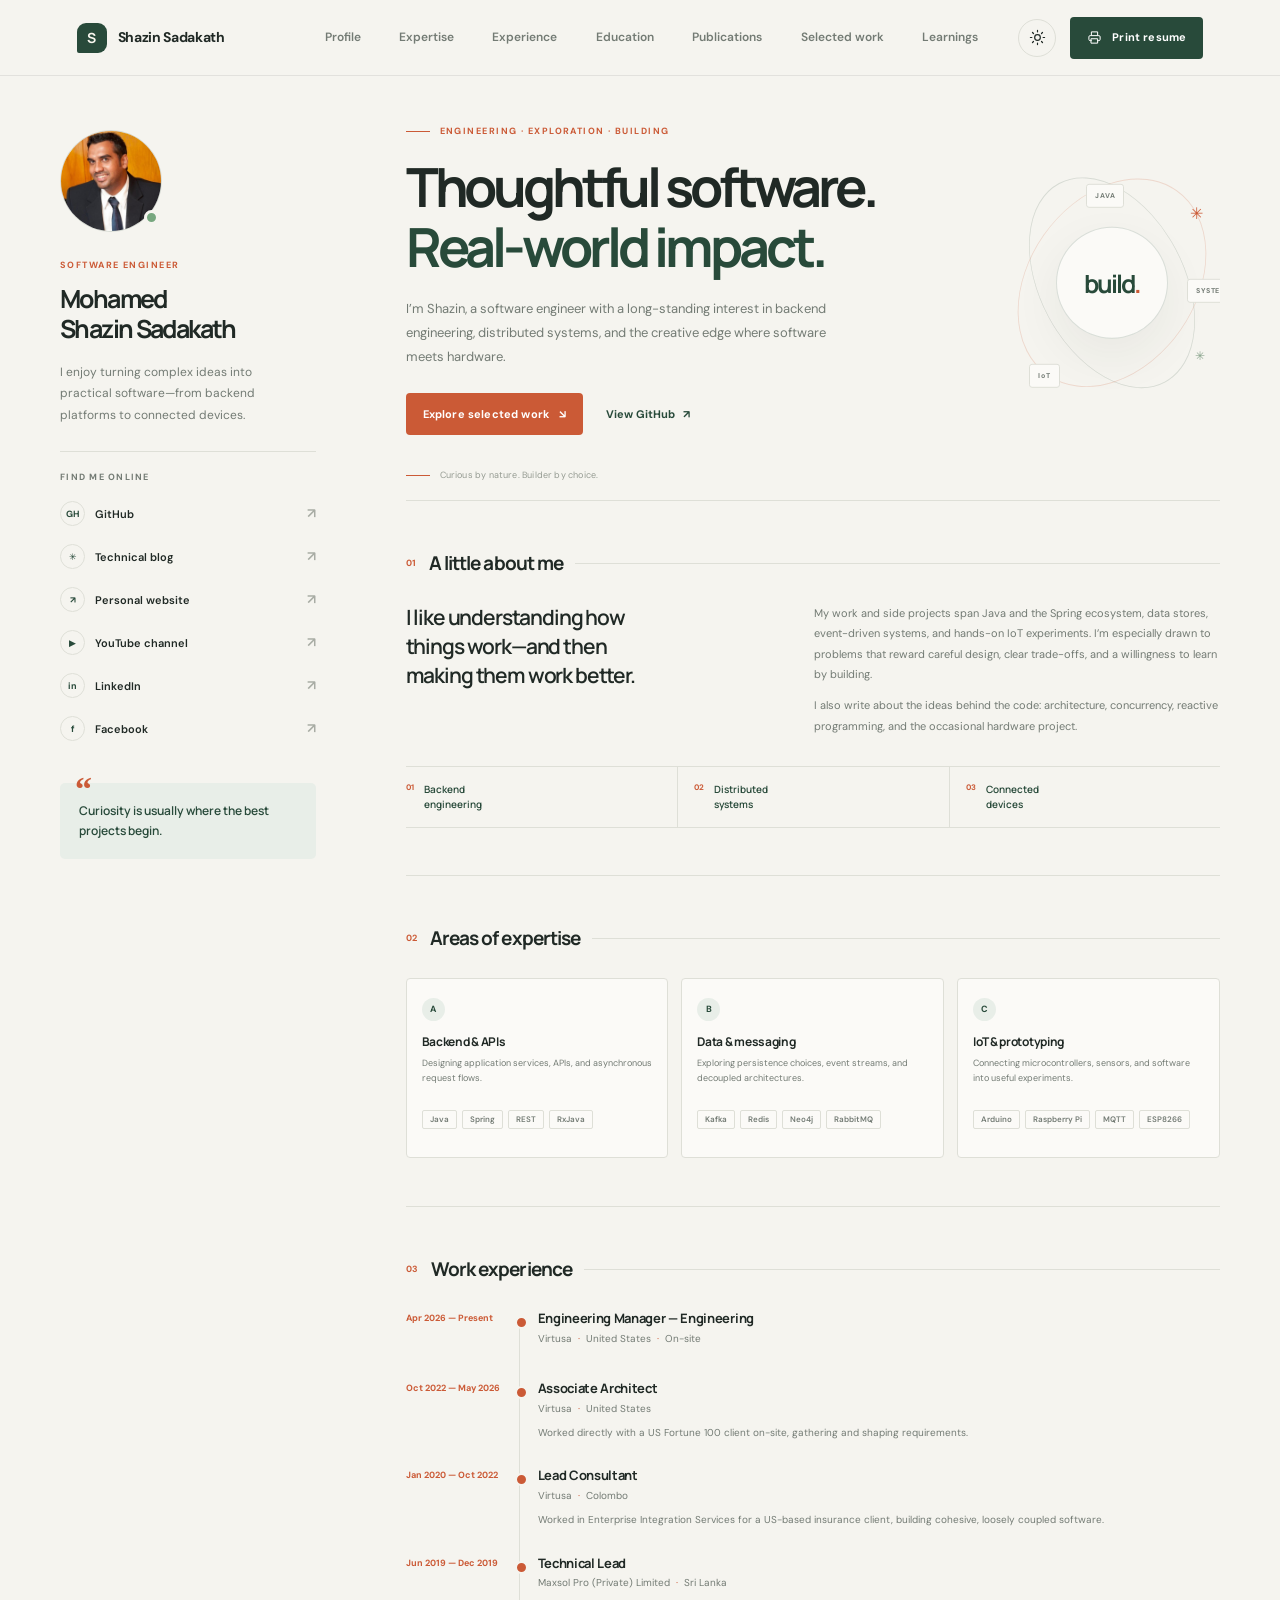
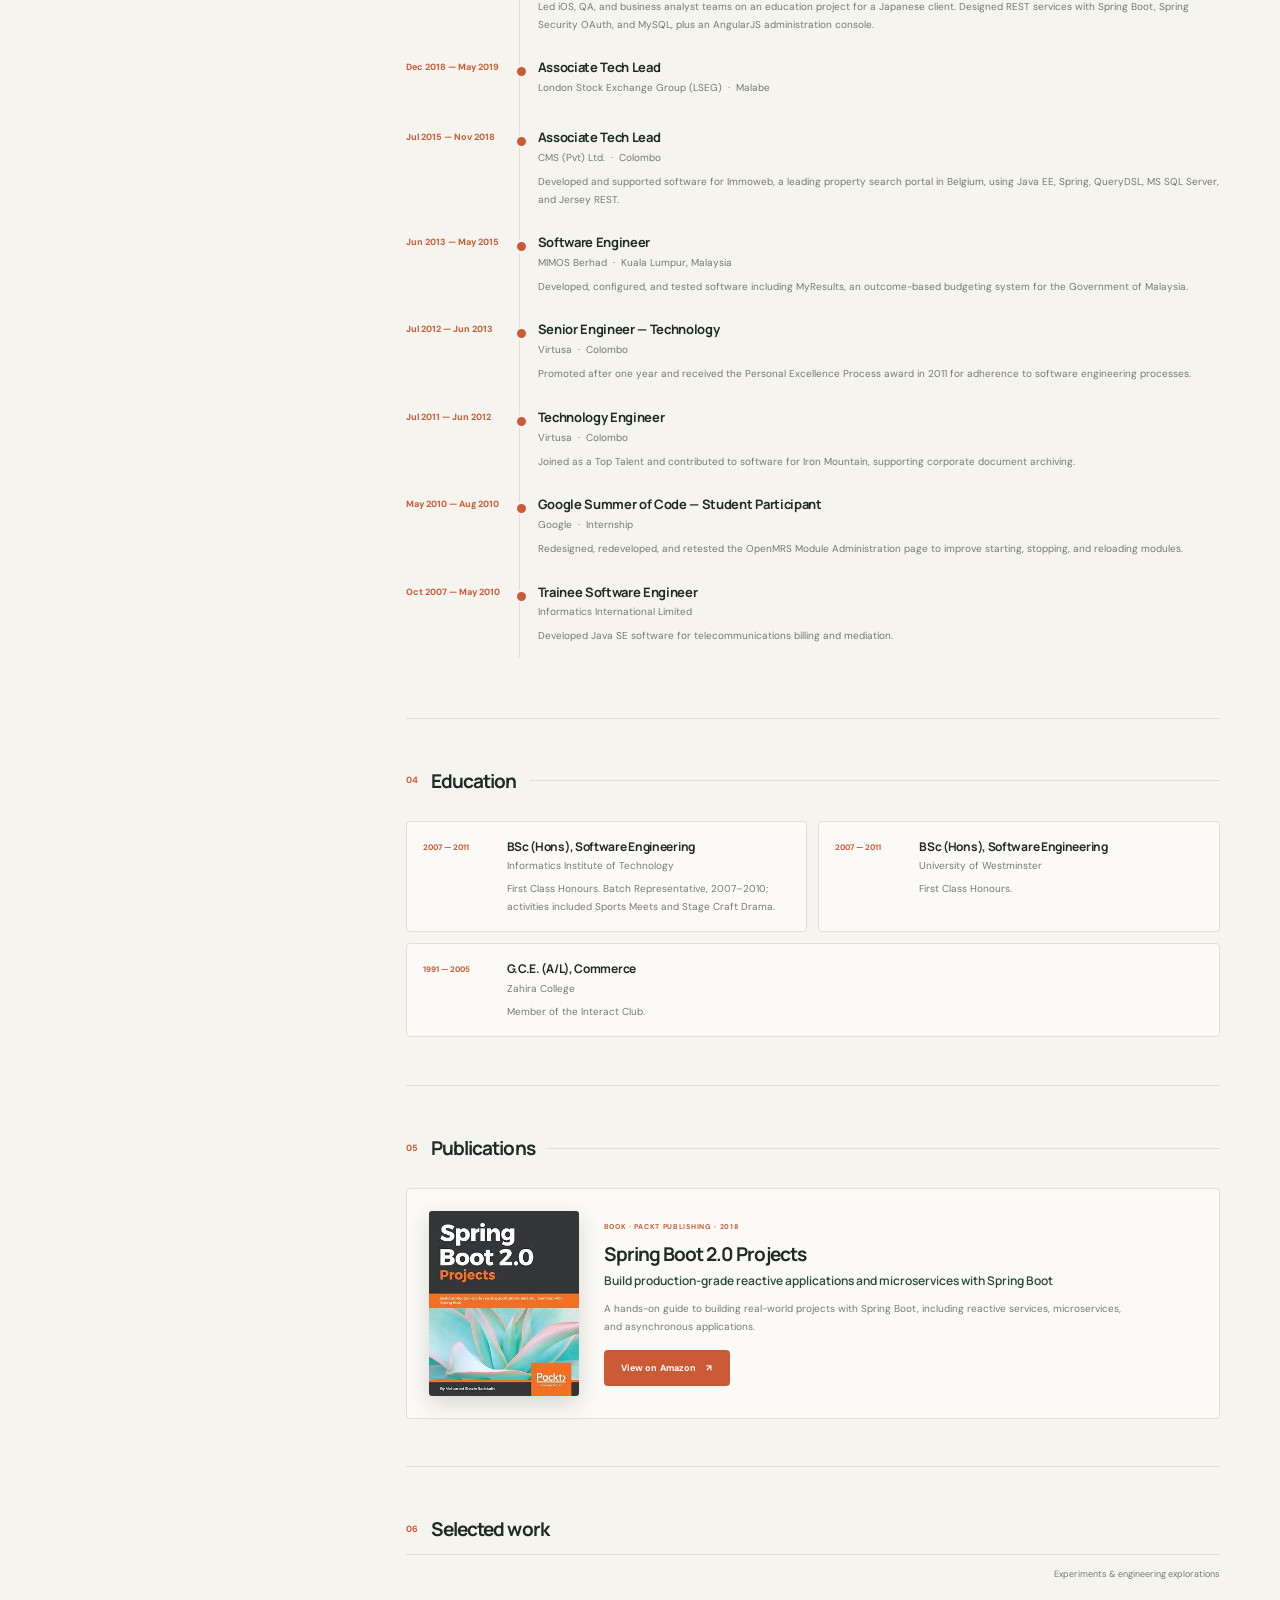
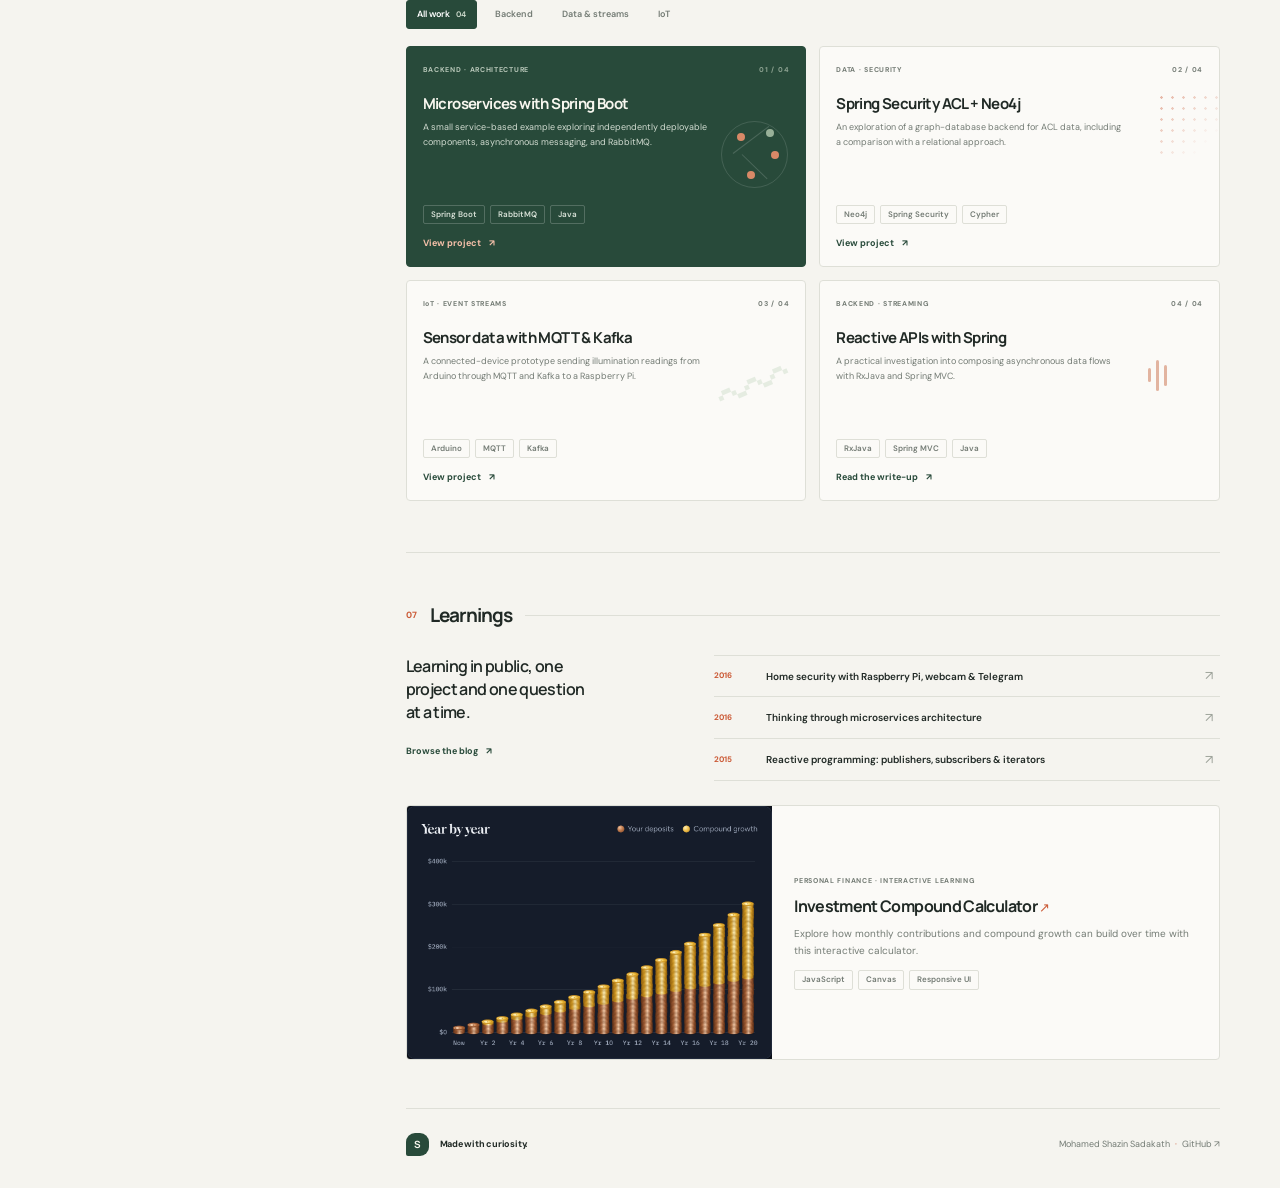
<file: index.html>
<!doctype html>
<html lang="en">
  <head>
    <meta charset="utf-8">
    <meta name="viewport" content="width=device-width, initial-scale=1">
    <meta name="theme-color" content="#f5f4ef">
    <meta name="description" content="Resume and selected engineering work of Mohamed Shazin Sadakath.">
    <title>Mohamed Shazin Sadakath — Software Engineer</title>
    <link rel="canonical" href="https://shazinsadakath.com/">
    <meta property="og:type" content="profile">
    <meta property="og:url" content="https://shazinsadakath.com/">
    <meta property="og:title" content="Mohamed Shazin Sadakath | Software Engineer">
    <meta property="og:description" content="Software Engineer exploring backend platforms, distributed systems, and connected devices.">
    <meta property="og:image" content="https://shazinsadakath.com/images/me.jpeg">
    <meta property="og:image:alt" content="Mohamed Shazin Sadakath, Software Engineer">
    <meta name="twitter:card" content="summary_large_image">
    <meta name="twitter:title" content="Mohamed Shazin Sadakath | Software Engineer">
    <meta name="twitter:description" content="Software Engineer exploring backend platforms, distributed systems, and connected devices.">
    <meta name="twitter:image" content="https://shazinsadakath.com/images/me.jpeg">
    <meta name="twitter:image:alt" content="Mohamed Shazin Sadakath, Software Engineer">
    <link rel="preconnect" href="https://fonts.googleapis.com">
    <link rel="preconnect" href="https://fonts.gstatic.com" crossorigin>
    <link href="https://fonts.googleapis.com/css2?family=DM+Sans:wght@400;500;600;700&family=Manrope:wght@400;500;600;700;800&display=swap" rel="stylesheet">
    <link rel="stylesheet" href="stylesheets/resume.css">
    <script src="javascripts/main.js" defer></script>
  </head>
  <body>
    <a class="skip-link" href="#main">Skip to content</a>
    <header class="topbar">
      <a class="brand" href="#home" aria-label="Mohamed Shazin Sadakath, home">
        <span class="brand-mark">S</span>
        <span>Shazin Sadakath</span>
      </a>
      <nav class="main-nav" aria-label="Main navigation">
        <a href="#profile">Profile</a>
        <a href="#expertise">Expertise</a>
        <a href="#experience">Experience</a>
        <a href="#education">Education</a>
        <a href="#publications">Publications</a>
        <a href="#work">Selected work</a>
        <a href="#learnings">Learnings</a>
      </nav>
      <div class="topbar-actions">
        <button class="icon-button theme-toggle" type="button" aria-label="Switch to dark theme" title="Toggle theme">
          <svg class="sun-icon" viewBox="0 0 24 24" aria-hidden="true"><circle cx="12" cy="12" r="4"/><path d="M12 2v2m0 16v2M4.93 4.93l1.42 1.42m11.3 11.3 1.42 1.42M2 12h2m16 0h2M4.93 19.07l1.42-1.42m11.3-11.3 1.42-1.42"/></svg>
        </button>
        <button class="button button-dark print-button" type="button">
          <svg viewBox="0 0 24 24" aria-hidden="true"><path d="M7 8V3h10v5M7 17H5a2 2 0 0 1-2-2v-4a2 2 0 0 1 2-2h14a2 2 0 0 1 2 2v4a2 2 0 0 1-2 2h-2M7 14h10v7H7z"/></svg>
          <span>Print resume</span>
        </button>
      </div>
    </header>

    <main id="main" class="page-shell">
      <aside class="profile-rail" id="profile" aria-label="Profile overview">
        <div class="portrait-wrap">
          <img class="portrait" src="images/me.jpeg" alt="Mohamed Shazin Sadakath">
          <span class="status-dot" title="Open to interesting ideas"></span>
        </div>
        <p class="eyebrow">SOFTWARE ENGINEER</p>
        <h1>Mohamed<br>Shazin Sadakath</h1>
        <p class="rail-intro">I enjoy turning complex ideas into practical software—from backend platforms to connected devices.</p>
        <div class="rail-rule"></div>
        <p class="rail-label">Find me online</p>
        <a class="rail-link" href="https://github.com/shazin" target="_blank" rel="noreferrer">
          <span class="link-icon">GH</span><span>GitHub</span><span class="external-arrow" aria-hidden="true">↗</span>
        </a>
        <a class="rail-link" href="http://shazinsadakath.medium.com/" target="_blank" rel="noreferrer">
          <span class="link-icon">✳</span><span>Technical blog</span><span class="external-arrow" aria-hidden="true">↗</span>
        </a>
        <a class="rail-link" href="https://shazinsadakath.com" target="_blank" rel="noreferrer">
          <span class="link-icon">↗</span><span>Personal website</span><span class="external-arrow" aria-hidden="true">↗</span>
        </a>
        <a class="rail-link" href="https://www.youtube.com/@shazinsadakath6018" target="_blank" rel="noreferrer">
          <span class="link-icon">▶</span><span>YouTube channel</span><span class="external-arrow" aria-hidden="true">↗</span>
        </a>
        <a class="rail-link" href="https://www.linkedin.com/in/shazin-sadakath-4389831a" target="_blank" rel="noreferrer">
          <span class="link-icon">in</span><span>LinkedIn</span><span class="external-arrow" aria-hidden="true">↗</span>
        </a>
        <a class="rail-link" href="https://www.facebook.com/sadakath.shazin" target="_blank" rel="noreferrer">
          <span class="link-icon">f</span><span>Facebook</span><span class="external-arrow" aria-hidden="true">↗</span>
        </a>
        <div class="rail-note">
          <span class="note-mark">“</span>
          <p>Curiosity is usually where the best projects begin.</p>
        </div>
      </aside>

      <div class="resume-content" id="home">
        <section class="hero" aria-labelledby="hero-title">
          <div class="hero-copy">
            <p class="eyebrow"><span class="eyebrow-line"></span> ENGINEERING · EXPLORATION · BUILDING</p>
            <h2 id="hero-title">Thoughtful software.<br><span>Real-world impact.</span></h2>
            <p class="hero-description">I’m Shazin, a software engineer with a long-standing interest in backend engineering, distributed systems, and the creative edge where software meets hardware.</p>
            <div class="hero-actions">
              <a class="button button-accent" href="#work">Explore selected work <span aria-hidden="true">↘</span></a>
              <a class="text-link" href="https://github.com/shazin" target="_blank" rel="noreferrer">View GitHub <span aria-hidden="true">↗</span></a>
            </div>
          </div>
          <div class="hero-art" aria-hidden="true">
            <div class="orbit orbit-one"></div><div class="orbit orbit-two"></div>
            <div class="art-core"><span>build</span><span class="core-dot">.</span></div>
            <span class="art-label label-one">JAVA</span><span class="art-label label-two">SYSTEMS</span><span class="art-label label-three">IoT</span>
            <span class="art-spark spark-one">✳</span><span class="art-spark spark-two">✳</span>
          </div>
          <div class="hero-footnote"><span class="footnote-line"></span><span>Curious by nature. Builder by choice.</span></div>
        </section>

        <section class="section profile-section" aria-labelledby="about-title">
          <div class="section-heading">
            <span class="section-index">01</span><h2 id="about-title">A little about me</h2><span class="heading-rule"></span>
          </div>
          <div class="about-grid">
            <p class="about-lead">I like understanding how things work—and then making them work better.</p>
            <div class="about-copy">
              <p>My work and side projects span Java and the Spring ecosystem, data stores, event-driven systems, and hands-on IoT experiments. I’m especially drawn to problems that reward careful design, clear trade-offs, and a willingness to learn by building.</p>
              <p>I also write about the ideas behind the code: architecture, concurrency, reactive programming, and the occasional hardware project.</p>
            </div>
          </div>
          <div class="quick-facts" aria-label="Areas of focus">
            <div class="fact"><span class="fact-number">01</span><span>Backend<br>engineering</span></div>
            <div class="fact"><span class="fact-number">02</span><span>Distributed<br>systems</span></div>
            <div class="fact"><span class="fact-number">03</span><span>Connected<br>devices</span></div>
          </div>
        </section>

        <section class="section expertise-section" id="expertise" aria-labelledby="expertise-title">
          <div class="section-heading">
            <span class="section-index">02</span><h2 id="expertise-title">Areas of expertise</h2><span class="heading-rule"></span>
          </div>
          <div class="expertise-grid">
            <article class="expertise-card">
              <span class="expertise-number">A</span><h3>Backend &amp; APIs</h3>
              <p>Designing application services, APIs, and asynchronous request flows.</p>
              <div class="tags"><span>Java</span><span>Spring</span><span>REST</span><span>RxJava</span></div>
            </article>
            <article class="expertise-card">
              <span class="expertise-number">B</span><h3>Data &amp; messaging</h3>
              <p>Exploring persistence choices, event streams, and decoupled architectures.</p>
              <div class="tags"><span>Kafka</span><span>Redis</span><span>Neo4j</span><span>RabbitMQ</span></div>
            </article>
            <article class="expertise-card">
              <span class="expertise-number">C</span><h3>IoT &amp; prototyping</h3>
              <p>Connecting microcontrollers, sensors, and software into useful experiments.</p>
              <div class="tags"><span>Arduino</span><span>Raspberry Pi</span><span>MQTT</span><span>ESP8266</span></div>
            </article>
          </div>
        </section>

        <section class="section experience-section" id="experience" aria-labelledby="experience-title">
          <div class="section-heading">
            <span class="section-index">03</span><h2 id="experience-title">Work experience</h2><span class="heading-rule"></span>
          </div>
          <div class="timeline">
            <article class="timeline-entry">
              <div class="timeline-period">Apr 2026 — Present</div>
              <div class="timeline-detail"><h3>Engineering Manager — Engineering</h3><p class="timeline-meta">Virtusa <span>·</span> United States <span>·</span> On-site</p></div>
            </article>
            <article class="timeline-entry">
              <div class="timeline-period">Oct 2022 — May 2026</div>
              <div class="timeline-detail"><h3>Associate Architect</h3><p class="timeline-meta">Virtusa <span>·</span> United States</p><p>Worked directly with a US Fortune 100 client on-site, gathering and shaping requirements.</p></div>
            </article>
            <article class="timeline-entry">
              <div class="timeline-period">Jan 2020 — Oct 2022</div>
              <div class="timeline-detail"><h3>Lead Consultant</h3><p class="timeline-meta">Virtusa <span>·</span> Colombo</p><p>Worked in Enterprise Integration Services for a US-based insurance client, building cohesive, loosely coupled software.</p></div>
            </article>
            <article class="timeline-entry">
              <div class="timeline-period">Jun 2019 — Dec 2019</div>
              <div class="timeline-detail"><h3>Technical Lead</h3><p class="timeline-meta">Maxsol Pro (Private) Limited <span>·</span> Sri Lanka</p><p>Led iOS, QA, and business analyst teams on an education project for a Japanese client. Designed REST services with Spring Boot, Spring Security OAuth, and MySQL, plus an AngularJS administration console.</p></div>
            </article>
            <article class="timeline-entry">
              <div class="timeline-period">Dec 2018 — May 2019</div>
              <div class="timeline-detail"><h3>Associate Tech Lead</h3><p class="timeline-meta">London Stock Exchange Group (LSEG) <span>·</span> Malabe</p></div>
            </article>
            <article class="timeline-entry">
              <div class="timeline-period">Jul 2015 — Nov 2018</div>
              <div class="timeline-detail"><h3>Associate Tech Lead</h3><p class="timeline-meta">CMS (Pvt) Ltd. <span>·</span> Colombo</p><p>Developed and supported software for Immoweb, a leading property search portal in Belgium, using Java EE, Spring, QueryDSL, MS SQL Server, and Jersey REST.</p></div>
            </article>
            <article class="timeline-entry">
              <div class="timeline-period">Jun 2013 — May 2015</div>
              <div class="timeline-detail"><h3>Software Engineer</h3><p class="timeline-meta">MIMOS Berhad <span>·</span> Kuala Lumpur, Malaysia</p><p>Developed, configured, and tested software including MyResults, an outcome-based budgeting system for the Government of Malaysia.</p></div>
            </article>
            <article class="timeline-entry">
              <div class="timeline-period">Jul 2012 — Jun 2013</div>
              <div class="timeline-detail"><h3>Senior Engineer — Technology</h3><p class="timeline-meta">Virtusa <span>·</span> Colombo</p><p>Promoted after one year and received the Personal Excellence Process award in 2011 for adherence to software engineering processes.</p></div>
            </article>
            <article class="timeline-entry">
              <div class="timeline-period">Jul 2011 — Jun 2012</div>
              <div class="timeline-detail"><h3>Technology Engineer</h3><p class="timeline-meta">Virtusa <span>·</span> Colombo</p><p>Joined as a Top Talent and contributed to software for Iron Mountain, supporting corporate document archiving.</p></div>
            </article>
            <article class="timeline-entry">
              <div class="timeline-period">May 2010 — Aug 2010</div>
              <div class="timeline-detail"><h3>Google Summer of Code — Student Participant</h3><p class="timeline-meta">Google <span>·</span> Internship</p><p>Redesigned, redeveloped, and retested the OpenMRS Module Administration page to improve starting, stopping, and reloading modules.</p></div>
            </article>
            <article class="timeline-entry">
              <div class="timeline-period">Oct 2007 — May 2010</div>
              <div class="timeline-detail"><h3>Trainee Software Engineer</h3><p class="timeline-meta">Informatics International Limited</p><p>Developed Java SE software for telecommunications billing and mediation.</p></div>
            </article>
          </div>
        </section>

        <section class="section education-section" id="education" aria-labelledby="education-title">
          <div class="section-heading">
            <span class="section-index">04</span><h2 id="education-title">Education</h2><span class="heading-rule"></span>
          </div>
          <div class="education-list">
            <article class="education-entry">
              <div class="education-years">2007 — 2011</div>
              <div><h3>BSc (Hons), Software Engineering</h3><p class="timeline-meta">Informatics Institute of Technology</p><p>First Class Honours. Batch Representative, 2007–2010; activities included Sports Meets and Stage Craft Drama.</p></div>
            </article>
            <article class="education-entry">
              <div class="education-years">2007 — 2011</div>
              <div><h3>BSc (Hons), Software Engineering</h3><p class="timeline-meta">University of Westminster</p><p>First Class Honours.</p></div>
            </article>
            <article class="education-entry">
              <div class="education-years">1991 — 2005</div>
              <div><h3>G.C.E. (A/L), Commerce</h3><p class="timeline-meta">Zahira College</p><p>Member of the Interact Club.</p></div>
            </article>
          </div>
        </section>

        <section class="section publications-section" id="publications" aria-labelledby="publications-title">
          <div class="section-heading">
            <span class="section-index">05</span><h2 id="publications-title">Publications</h2><span class="heading-rule"></span>
          </div>
          <article class="publication-card">
            <a class="publication-cover" href="https://www.amazon.com/Spring-Boot-Projects-production-grade-microservices/dp/1789136156" target="_blank" rel="noreferrer" aria-label="View Spring Boot 2.0 Projects on Amazon">
              <img src="images/spring-boot-2-projects-cover.jpg" alt="Cover of Spring Boot 2.0 Projects by Mohamed Shazin Sadakath" loading="lazy">
            </a>
            <div class="publication-copy">
              <p class="project-type">BOOK · PACKT PUBLISHING · 2018</p>
              <h3>Spring Boot 2.0 Projects</h3>
              <p class="publication-subtitle">Build production-grade reactive applications and microservices with Spring Boot</p>
              <p class="publication-description">A hands-on guide to building real-world projects with Spring Boot, including reactive services, microservices, and asynchronous applications.</p>
              <a class="button button-accent publication-link" href="https://www.amazon.com/Spring-Boot-Projects-production-grade-microservices/dp/1789136156" target="_blank" rel="noreferrer">View on Amazon <span aria-hidden="true">↗</span></a>
            </div>
          </article>
        </section>

        <section class="section work-section" id="work" aria-labelledby="work-title">
          <div class="section-heading work-heading">
            <span class="section-index">06</span><h2 id="work-title">Selected work</h2><span class="heading-rule"></span>
            <span class="work-caption">Experiments &amp; engineering explorations</span>
          </div>
          <div class="project-filters" role="group" aria-label="Filter projects">
            <button class="filter-button is-active" type="button" data-filter="all" aria-pressed="true">All work <span>04</span></button>
            <button class="filter-button" type="button" data-filter="backend" aria-pressed="false">Backend</button>
            <button class="filter-button" type="button" data-filter="data" aria-pressed="false">Data &amp; streams</button>
            <button class="filter-button" type="button" data-filter="iot" aria-pressed="false">IoT</button>
          </div>
          <div class="project-grid">
            <article class="project-card project-featured" data-category="backend data">
              <div class="project-topline"><span class="project-type">BACKEND · ARCHITECTURE</span><span class="project-index">01 / 04</span></div>
              <h3>Microservices with Spring Boot</h3>
              <p>A small service-based example exploring independently deployable components, asynchronous messaging, and RabbitMQ.</p>
              <div class="tags"><span>Spring Boot</span><span>RabbitMQ</span><span>Java</span></div>
              <a class="project-link" href="https://github.com/shazin/ms" target="_blank" rel="noreferrer">View project <span aria-hidden="true">↗</span></a>
              <span class="project-decoration decoration-nodes" aria-hidden="true"><i></i><i></i><i></i><i></i></span>
            </article>
            <article class="project-card" data-category="data backend">
              <div class="project-topline"><span class="project-type">DATA · SECURITY</span><span class="project-index">02 / 04</span></div>
              <h3>Spring Security ACL + Neo4j</h3>
              <p>An exploration of a graph-database backend for ACL data, including a comparison with a relational approach.</p>
              <div class="tags"><span>Neo4j</span><span>Spring Security</span><span>Cypher</span></div>
              <a class="project-link" href="https://github.com/shazin/spring-security-acl-neo4j" target="_blank" rel="noreferrer">View project <span aria-hidden="true">↗</span></a>
              <span class="project-decoration decoration-grid" aria-hidden="true"></span>
            </article>
            <article class="project-card" data-category="iot data">
              <div class="project-topline"><span class="project-type">IoT · EVENT STREAMS</span><span class="project-index">03 / 04</span></div>
              <h3>Sensor data with MQTT &amp; Kafka</h3>
              <p>A connected-device prototype sending illumination readings from Arduino through MQTT and Kafka to a Raspberry Pi.</p>
              <div class="tags"><span>Arduino</span><span>MQTT</span><span>Kafka</span></div>
              <a class="project-link" href="https://github.com/shazin/iot" target="_blank" rel="noreferrer">View project <span aria-hidden="true">↗</span></a>
              <span class="project-decoration decoration-wave" aria-hidden="true">〰</span>
            </article>
            <article class="project-card" data-category="backend data">
              <div class="project-topline"><span class="project-type">BACKEND · STREAMING</span><span class="project-index">04 / 04</span></div>
              <h3>Reactive APIs with Spring</h3>
              <p>A practical investigation into composing asynchronous data flows with RxJava and Spring MVC.</p>
              <div class="tags"><span>RxJava</span><span>Spring MVC</span><span>Java</span></div>
              <a class="project-link" href="http://shazsterblog.blogspot.com/2016/01/rxjava-and-spring-boot.html" target="_blank" rel="noreferrer">Read the write-up <span aria-hidden="true">↗</span></a>
              <span class="project-decoration decoration-pulse" aria-hidden="true"><i></i><i></i><i></i></span>
            </article>
          </div>
          <p class="filter-empty" hidden>No projects in this category yet.</p>
        </section>

        <section class="section writing-section" id="learnings" aria-labelledby="writing-title">
          <div class="section-heading">
            <span class="section-index">07</span><h2 id="writing-title">Learnings</h2><span class="heading-rule"></span>
          </div>
          <div class="writing-layout">
            <div class="writing-intro"><p>Learning in public, one project and one question at a time.</p><a class="text-link" href="http://shazsterblog.blogspot.com/" target="_blank" rel="noreferrer">Browse the blog <span aria-hidden="true">↗</span></a></div>
            <div class="writing-list">
              <a class="writing-item" href="http://shazsterblog.blogspot.com/2016/03/home-security-using-raspberry-pi-web.html" target="_blank" rel="noreferrer"><span class="writing-date">2016</span><span class="writing-title">Home security with Raspberry Pi, webcam &amp; Telegram</span><span class="writing-arrow">↗</span></a>
              <a class="writing-item" href="http://shazsterblog.blogspot.com/2016/02/the-new-buzz-word-in-information.html" target="_blank" rel="noreferrer"><span class="writing-date">2016</span><span class="writing-title">Thinking through microservices architecture</span><span class="writing-arrow">↗</span></a>
              <a class="writing-item" href="http://shazsterblog.blogspot.com/2015/03/hybrid-of-publishersubscriber-pattern.html" target="_blank" rel="noreferrer"><span class="writing-date">2015</span><span class="writing-title">Reactive programming: publishers, subscribers &amp; iterators</span><span class="writing-arrow">↗</span></a>
            </div>
          </div>
          <a class="learning-project" href="learnings/investment/index.html">
            <span class="learning-project-image"><img src="images/investment-calculator.png" alt="Compound growth chart in the Investment Compound Calculator" loading="lazy"></span>
            <span class="learning-project-copy">
              <span class="project-type">PERSONAL FINANCE · INTERACTIVE LEARNING</span>
              <span class="learning-project-title">Investment Compound Calculator <span aria-hidden="true">↗</span></span>
              <span class="learning-project-description">Explore how monthly contributions and compound growth can build over time with this interactive calculator.</span>
              <span class="tags"><span>JavaScript</span><span>Canvas</span><span>Responsive UI</span></span>
            </span>
          </a>
        </section>

        <footer class="page-footer">
          <a class="footer-brand" href="#home"><span class="brand-mark">S</span> Made with curiosity.</a>
          <span>Mohamed Shazin Sadakath <span class="footer-dot">·</span> <a href="https://github.com/shazin" target="_blank" rel="noreferrer">GitHub ↗</a></span>
        </footer>
      </div>
    </main>
    <!-- Google tag (gtag.js) -->
    <script async src="https://www.googletagmanager.com/gtag/js?id=G-DF0YVW03M7"></script>
    <script>
      window.dataLayer = window.dataLayer || [];
      function gtag(){dataLayer.push(arguments);}
      gtag('js', new Date());

      gtag('config', 'G-DF0YVW03M7');
    </script>
  </body>
</html>
</file>
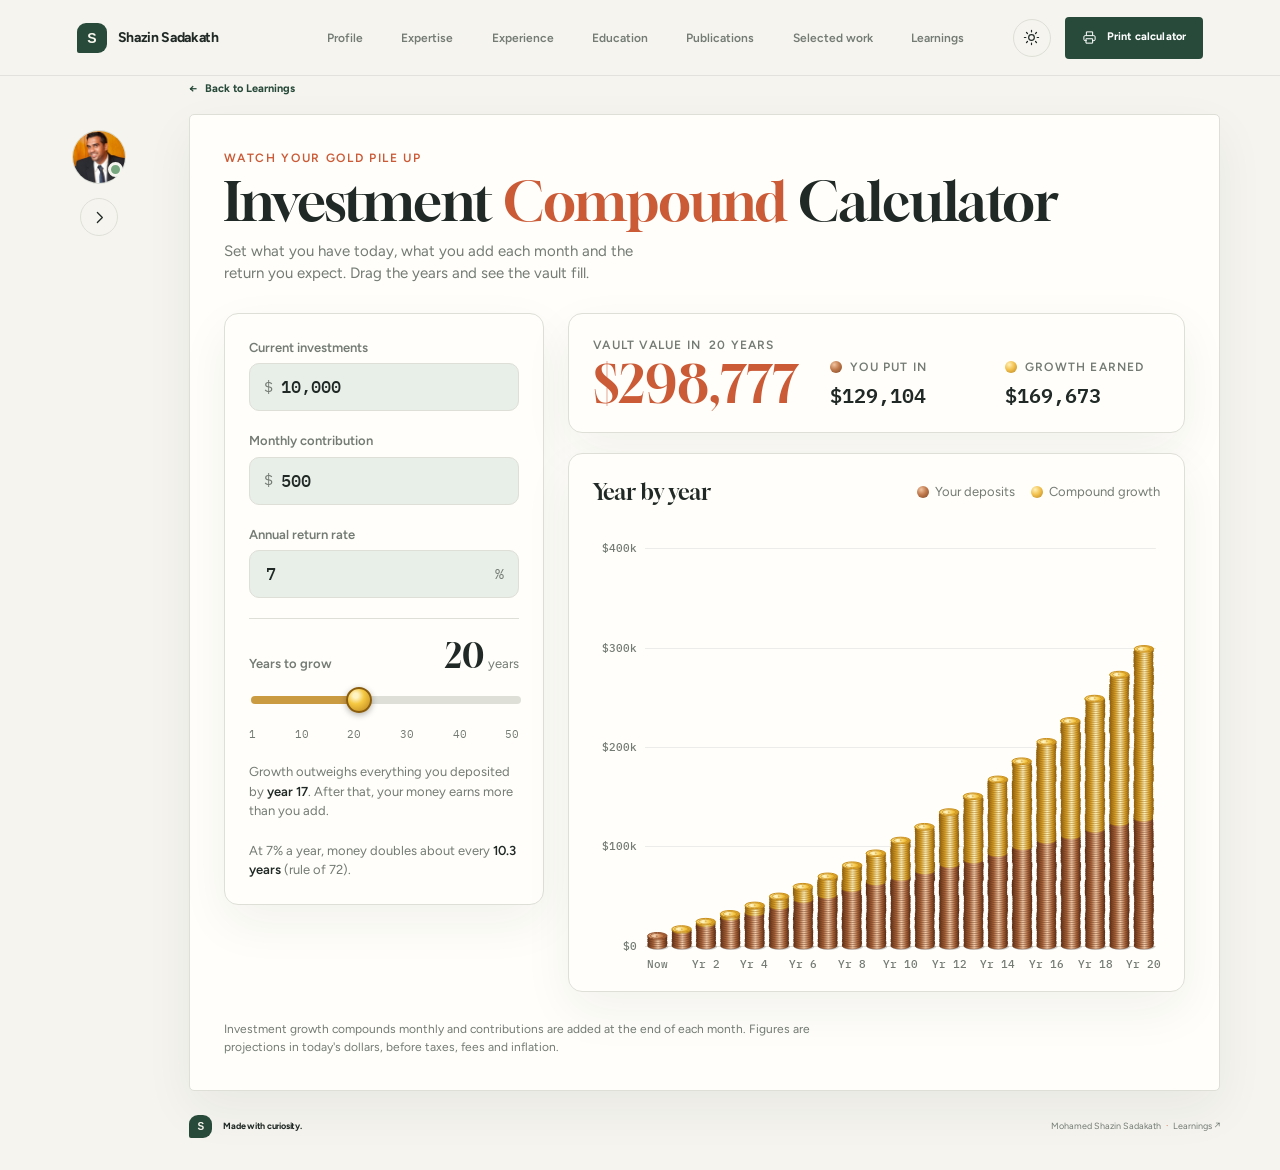
<file: learnings/investment/index.html>
<!doctype html>
<html lang="en">
<head>
<meta charset="utf-8">
<title>Investment Compound Calculator — Mohamed Shazin Sadakath</title>
<meta name="viewport" content="width=device-width, initial-scale=1, viewport-fit=cover">
<link rel="preconnect" href="https://fonts.googleapis.com">
<link rel="preconnect" href="https://fonts.gstatic.com" crossorigin>
<link rel="stylesheet" href="https://fonts.googleapis.com/css2?family=Gloock&family=Figtree:wght@400;500;600;700&family=IBM+Plex+Mono:wght@400;500;600&display=swap">
<style>
  /* Layout: a vault ledger. Controls column on the left, the coin chart owns the right; stacks to one column on phones. */
  :root {
    --bg: #eceff4;
    --surface: #ffffff;
    --surface-2: #f5f7fa;
    --ink: #172033;
    --muted: #5b6579;
    --line: #d6dbe4;
    --accent: #946500;
    --accent-soft: #f6e7c3;
    --bronze: #a3613a;
    --gold: #e2ac2a;
    --grid: rgba(23, 32, 51, 0.08);
    --shadow: 0 1px 2px rgba(23,32,51,.06), 0 12px 32px -12px rgba(23,32,51,.18);
    --f-display: "Gloock", "Georgia", "Times New Roman", serif;
    --f-body: "Figtree", system-ui, -apple-system, "Segoe UI", sans-serif;
    --f-num: "IBM Plex Mono", ui-monospace, "SF Mono", Menlo, monospace;
  }
  @media (prefers-color-scheme: dark) {
    :root:not([data-theme="light"]) {
      --bg: #0d121c;
      --surface: #151c2a;
      --surface-2: #1b2334;
      --ink: #eef1f6;
      --muted: #97a1b4;
      --line: #273145;
      --accent: #f0c04f;
      --accent-soft: #3a3020;
      --bronze: #c07a4c;
      --gold: #f2c14e;
      --grid: rgba(238, 241, 246, 0.07);
      --shadow: 0 1px 2px rgba(0,0,0,.3), 0 16px 40px -16px rgba(0,0,0,.6);
      color-scheme: dark;
    }
  }
  :root[data-theme="dark"] {
    --bg: #0d121c;
    --surface: #151c2a;
    --surface-2: #1b2334;
    --ink: #eef1f6;
    --muted: #97a1b4;
    --line: #273145;
    --accent: #f0c04f;
    --accent-soft: #3a3020;
    --bronze: #c07a4c;
    --gold: #f2c14e;
    --grid: rgba(238, 241, 246, 0.07);
    --shadow: 0 1px 2px rgba(0,0,0,.3), 0 16px 40px -16px rgba(0,0,0,.6);
    color-scheme: dark;
  }

  * { box-sizing: border-box; }
  .investment-body {
    background: var(--bg);
    color: var(--ink);
    font-family: var(--f-body);
    font-size: 15px;
    line-height: 1.5;
    -webkit-font-smoothing: antialiased;
  }
  .wrap { max-width: 1180px; margin: 0 auto; display: grid; gap: 28px; }

  .calculator-app .wrap > header { display: flex; flex-wrap: wrap; align-items: flex-end; justify-content: space-between; gap: 12px 32px; }
  .calculator-app .eyebrow {
    font-size: 12px; font-weight: 600; letter-spacing: .14em; text-transform: uppercase;
    color: var(--accent); margin: 0 0 6px;
  }
  .calculator-app h1 {
    font-family: var(--f-display); font-weight: 400;
    font-size: clamp(34px, 5vw, 54px); line-height: 1.02; margin: 0;
    text-wrap: balance; letter-spacing: -0.01em;
  }
  .calculator-app h1 em { font-style: normal; color: var(--accent); }
  .lede { color: var(--muted); max-width: 44ch; margin: 0; }

  .grid { display: grid; grid-template-columns: 320px minmax(0, 1fr); gap: 24px; align-items: start; }
  @media (max-width: 900px) { .grid { grid-template-columns: 1fr; } }

  .panel {
    background: var(--surface); border: 1px solid var(--line); border-radius: 14px;
    box-shadow: var(--shadow);
  }
  .controls { padding: 24px; display: grid; gap: 20px; }
  .field { display: grid; gap: 6px; }
  .field label { font-size: 13px; font-weight: 600; color: var(--muted); }
  .input {
    display: flex; align-items: center; gap: 6px;
    background: var(--surface-2); border: 1px solid var(--line); border-radius: 10px;
    padding: 0 14px; height: 48px; transition: border-color .15s, box-shadow .15s;
  }
  .input:focus-within { border-color: var(--accent); box-shadow: 0 0 0 3px var(--accent-soft); }
  .input span { font-family: var(--f-num); color: var(--muted); font-size: 15px; }
  .input input {
    flex: 1; min-width: 0; border: 0; background: transparent; outline: none;
    font-family: var(--f-num); font-size: 17px; font-weight: 500; color: var(--ink);
    font-variant-numeric: tabular-nums;
  }

  .years { display: grid; gap: 10px; padding-top: 4px; border-top: 1px solid var(--line); }
  .years-head { display: flex; justify-content: space-between; align-items: baseline; padding-top: 16px; }
  .years-head label { font-size: 13px; font-weight: 600; color: var(--muted); }
  .years-val { font-family: var(--f-display); font-size: 34px; line-height: 1; color: var(--ink); }
  .years-val small { font-family: var(--f-body); font-size: 13px; color: var(--muted); margin-left: 4px; }

  input[type="range"] { -webkit-appearance: none; appearance: none; width: 100%; height: 28px; background: transparent; cursor: pointer; }
  input[type="range"]::-webkit-slider-runnable-track {
    height: 8px; border-radius: 99px;
    background: linear-gradient(90deg, var(--gold) 0 var(--p, 40%), var(--line) var(--p, 40%) 100%);
  }
  input[type="range"]::-moz-range-track { height: 8px; border-radius: 99px; background: var(--line); }
  input[type="range"]::-moz-range-progress { height: 8px; border-radius: 99px; background: var(--gold); }
  input[type="range"]::-webkit-slider-thumb {
    -webkit-appearance: none; width: 26px; height: 26px; margin-top: -9px; border-radius: 50%;
    background: radial-gradient(circle at 35% 30%, #fff3c4 0 12%, #f5c842 40%, #b9821b 100%);
    border: 2px solid #8a5d0e; box-shadow: 0 2px 6px rgba(0,0,0,.3);
  }
  input[type="range"]::-moz-range-thumb {
    width: 22px; height: 22px; border-radius: 50%;
    background: radial-gradient(circle at 35% 30%, #fff3c4 0 12%, #f5c842 40%, #b9821b 100%);
    border: 2px solid #8a5d0e; box-shadow: 0 2px 6px rgba(0,0,0,.3);
  }
  input[type="range"]:focus-visible { outline: 2px solid var(--accent); outline-offset: 4px; border-radius: 8px; }
  .ticks { display: flex; justify-content: space-between; font-family: var(--f-num); font-size: 11px; color: var(--muted); }

  .note { font-size: 13px; color: var(--muted); margin: 0; }
  .note b { color: var(--ink); font-weight: 600; }

  .main { display: grid; gap: 20px; min-width: 0; }
  .summary { padding: 22px 24px; display: grid; grid-template-columns: 1.4fr 1fr 1fr; gap: 20px; align-items: end; }
  @media (max-width: 620px) { .summary { grid-template-columns: 1fr 1fr; } .summary .big { grid-column: 1 / -1; } }
  .stat { display: grid; gap: 4px; min-width: 0; }
  .stat .k { font-size: 12px; font-weight: 600; letter-spacing: .1em; text-transform: uppercase; color: var(--muted); display: flex; align-items: center; gap: 8px; }
  .stat .v { font-family: var(--f-num); font-weight: 600; font-size: 20px; font-variant-numeric: tabular-nums; overflow-wrap: anywhere; }
  .big .v { font-family: var(--f-display); font-weight: 400; font-size: clamp(36px, 5vw, 52px); line-height: 1; color: var(--accent); }
  .chip { width: 12px; height: 12px; border-radius: 50%; flex: none; }
  .chip.gold { background: radial-gradient(circle at 35% 30%, #fff1b8, #f2c14e 45%, #b8841f); }
  .chip.bronze { background: radial-gradient(circle at 35% 30%, #f1c3a0, #c07a4c 45%, #7f4424); }

  .chart { padding: 18px 18px 12px; position: relative; }
  .chart-head { display: flex; flex-wrap: wrap; justify-content: space-between; align-items: center; gap: 8px 16px; padding: 4px 6px 10px; }
  .chart-head h2 { font-family: var(--f-display); font-weight: 400; font-size: 22px; margin: 0; }
  .legend { display: flex; gap: 16px; font-size: 13px; color: var(--muted); }
  .legend span { display: inline-flex; align-items: center; gap: 6px; }
  .canvas-box { position: relative; width: 100%; height: clamp(320px, 52vw, 460px); }
  canvas { display: block; width: 100%; height: 100%; touch-action: pan-y; }

  .tip {
    position: absolute; pointer-events: none; z-index: 2;
    background: var(--surface); border: 1px solid var(--line); border-radius: 10px;
    padding: 10px 12px; box-shadow: var(--shadow); font-size: 13px; min-width: 170px;
    transform: translate(-50%, calc(-100% - 14px)); transition: opacity .12s;
  }
  .tip h3 { margin: 0 0 6px; font-size: 12px; letter-spacing: .1em; text-transform: uppercase; color: var(--muted); }
  .tip .row { display: flex; justify-content: space-between; gap: 16px; font-family: var(--f-num); font-variant-numeric: tabular-nums; }
  .tip .row.total { font-weight: 600; color: var(--accent); border-top: 1px solid var(--line); margin-top: 6px; padding-top: 6px; }

  .calculator-app footer { font-size: 12px; color: var(--muted); text-align: left; max-width: 80ch; }
</style>
<link rel="stylesheet" href="../../stylesheets/resume.css">
<style>
  .investment-body {
    --bg: #f5f4ef;
    --surface: #fffefa;
    --surface-2: #e8eee8;
    --ink: #202925;
    --muted: #737b74;
    --line: #dedfd7;
    --accent: #cb5a36;
    --accent-soft: #f1e1d9;
    --gold: #cb9b42;
    padding: 0;
    background: var(--paper);
    color-scheme: light;
  }
  .investment-body[data-theme="dark"] {
    --bg: #171d1a;
    --surface: #222b25;
    --surface-2: #28372e;
    --ink: #e8ebe4;
    --muted: #a4ada4;
    --line: #354038;
    --accent: #df7952;
    --accent-soft: #50382e;
    --gold: #d5ac62;
    color-scheme: dark;
  }
  .calculator-card { padding: clamp(18px, 3vw, 34px); border: 1px solid var(--line); border-radius: 5px; background: var(--surface); box-shadow: var(--shadow); }
  .calculator-card .wrap { max-width: none; margin: 0; }
  .calculator-app { color: var(--ink); font-family: var(--f-body); }
  .calculator-back { display: inline-flex; align-items: center; gap: 8px; margin: 0 0 16px; color: var(--green); font-size: 11px; font-weight: 700; }
  .calculator-back:hover { color: var(--accent); }
  .calculator-app .wrap > header h1 { color: var(--ink); }
  @media (max-width: 700px) { .calculator-card { padding: 16px 12px; } }
</style>
</head>
<body class="investment-body">
  <a class="skip-link" href="#calculator">Skip to calculator</a>
  <header class="topbar">
    <a class="brand" href="../../index.html#home" aria-label="Mohamed Shazin Sadakath, home">
      <span class="brand-mark">S</span><span>Shazin Sadakath</span>
    </a>
    <nav class="main-nav" aria-label="Main navigation">
      <a href="../../index.html#profile">Profile</a>
      <a href="../../index.html#expertise">Expertise</a>
      <a href="../../index.html#experience">Experience</a>
      <a href="../../index.html#education">Education</a>
      <a href="../../index.html#publications">Publications</a>
      <a href="../../index.html#work">Selected work</a>
      <a href="../../index.html#learnings" aria-current="page">Learnings</a>
    </nav>
    <div class="topbar-actions">
      <button class="icon-button theme-toggle" type="button" aria-label="Switch to dark theme" title="Toggle theme">
        <svg viewBox="0 0 24 24" aria-hidden="true"><circle cx="12" cy="12" r="4"/><path d="M12 2v2m0 16v2M4.93 4.93l1.42 1.42m11.3 11.3 1.42 1.42M2 12h2m16 0h2M4.93 19.07l1.42-1.42m11.3-11.3 1.42-1.42"/></svg>
      </button>
      <button class="button button-dark print-button" type="button">
        <svg viewBox="0 0 24 24" aria-hidden="true"><path d="M7 8V3h10v5M7 17H5a2 2 0 0 1-2-2v-4a2 2 0 0 1 2-2h14a2 2 0 0 1 2 2v4a2 2 0 0 1-2 2h-2M7 14h10v7H7z"/></svg>
        <span>Print calculator</span>
      </button>
    </div>
  </header>

  <main id="main" class="page-shell sidebar-collapsed">
    <aside class="profile-rail" id="profile" aria-label="Profile overview">
      <div class="profile-rail-top">
        <div class="portrait-wrap">
          <img class="portrait" src="../../images/me.jpeg" alt="Mohamed Shazin Sadakath">
          <span class="status-dot" title="Open to interesting ideas"></span>
        </div>
        <button class="icon-button sidebar-toggle" type="button" aria-expanded="false" aria-label="Expand profile sidebar" title="Expand profile sidebar">
          <svg viewBox="0 0 24 24" aria-hidden="true"><path d="m9 5 7 7-7 7"/></svg>
        </button>
      </div>
      <div class="profile-details">
        <p class="eyebrow">SOFTWARE ENGINEER</p>
        <h1>Mohamed<br>Shazin Sadakath</h1>
        <p class="rail-intro">I enjoy turning complex ideas into practical software—from backend platforms to connected devices.</p>
        <div class="rail-rule"></div>
        <p class="rail-label">Find me online</p>
        <a class="rail-link" href="https://github.com/shazin" target="_blank" rel="noreferrer"><span class="link-icon">GH</span><span>GitHub</span><span class="external-arrow" aria-hidden="true">↗</span></a>
        <a class="rail-link" href="http://shazinsadakath.medium.com/" target="_blank" rel="noreferrer"><span class="link-icon">✳</span><span>Technical blog</span><span class="external-arrow" aria-hidden="true">↗</span></a>
        <a class="rail-link" href="https://shazinsadakath.com" target="_blank" rel="noreferrer"><span class="link-icon">↗</span><span>Personal website</span><span class="external-arrow" aria-hidden="true">↗</span></a>
        <a class="rail-link" href="https://www.youtube.com/@shazinsadakath6018" target="_blank" rel="noreferrer"><span class="link-icon">▶</span><span>YouTube channel</span><span class="external-arrow" aria-hidden="true">↗</span></a>
        <a class="rail-link" href="https://www.linkedin.com/in/shazin-sadakath-4389831a" target="_blank" rel="noreferrer"><span class="link-icon">in</span><span>LinkedIn</span><span class="external-arrow" aria-hidden="true">↗</span></a>
        <a class="rail-link" href="https://www.facebook.com/sadakath.shazin" target="_blank" rel="noreferrer"><span class="link-icon">f</span><span>Facebook</span><span class="external-arrow" aria-hidden="true">↗</span></a>
        <a class="rail-link calculator-rail-back" href="../../index.html#learnings"><span class="link-icon">←</span><span>Back to Learnings</span></a>
        <div class="rail-note"><span class="note-mark">“</span><p>Curiosity is usually where the best projects begin.</p></div>
      </div>
    </aside>

    <div class="resume-content calculator-content">
      <a class="calculator-back" href="../../index.html#learnings"><span aria-hidden="true">←</span> Back to Learnings</a>
      <section id="calculator" class="calculator-card calculator-app" aria-label="Investment Compound Calculator">

<div class="wrap">
  <header>
    <div>
      <p class="eyebrow">Watch your gold pile up</p>
      <h1>Investment <em>Compound</em> Calculator</h1>
    </div>
    <p class="lede">Set what you have today, what you add each month and the return you expect. Drag the years and see the vault fill.</p>
  </header>

  <div class="grid">
    <aside class="panel controls" aria-label="Investment inputs">
      <div class="field">
        <label for="principal">Current investments</label>
        <div class="input"><span>$</span><input id="principal" inputmode="decimal" value="10,000" autocomplete="off"></div>
      </div>
      <div class="field">
        <label for="monthly">Monthly contribution</label>
        <div class="input"><span>$</span><input id="monthly" inputmode="decimal" value="500" autocomplete="off"></div>
      </div>
      <div class="field">
        <label for="rate">Annual return rate</label>
        <div class="input"><input id="rate" inputmode="decimal" value="7" autocomplete="off"><span>%</span></div>
      </div>

      <div class="years">
        <div class="years-head">
          <label for="years">Years to grow</label>
          <div class="years-val"><span id="yearsOut">20</span><small id="yearsUnit">years</small></div>
        </div>
        <input type="range" id="years" min="1" max="50" step="1" value="20" aria-describedby="yearsOut">
        <div class="ticks"><span>1</span><span>10</span><span>20</span><span>30</span><span>40</span><span>50</span></div>
      </div>

      <p class="note" id="insight"></p>
      <p class="note" id="doubling"></p>
    </aside>

    <section class="main">
      <div class="panel summary" aria-live="polite">
        <div class="stat big">
          <div class="k">Vault value in <span id="yearsLabel">20 years</span></div>
          <div class="v" id="final">$0</div>
        </div>
        <div class="stat">
          <div class="k"><i class="chip bronze"></i>You put in</div>
          <div class="v" id="deposited">$0</div>
        </div>
        <div class="stat">
          <div class="k"><i class="chip gold"></i>Growth earned</div>
          <div class="v" id="growth">$0</div>
        </div>
      </div>

      <div class="panel chart">
        <div class="chart-head">
          <h2>Year by year</h2>
          <div class="legend">
            <span><i class="chip bronze"></i>Your deposits</span>
            <span><i class="chip gold"></i>Compound growth</span>
          </div>
        </div>
        <div class="canvas-box" id="box">
          <canvas id="cv" role="img" aria-label="Stacks of coins showing the investment value at the end of each year"></canvas>
          <div class="tip" id="tip" hidden></div>
        </div>
      </div>
    </section>
  </div>

  <footer>Investment growth compounds monthly and contributions are added at the end of each month. Figures are projections in today's dollars, before taxes, fees and inflation.</footer>
</div>
      </section>

      <footer class="page-footer">
        <a class="footer-brand" href="../../index.html#home"><span class="brand-mark">S</span> Made with curiosity.</a>
        <span>Mohamed Shazin Sadakath <span class="footer-dot">·</span> <a href="../../index.html#learnings">Learnings ↗</a></span>
      </footer>
    </div>
  </main>

<script>
(() => {
  const $ = id => document.getElementById(id);
  const principalEl = $('principal'), monthlyEl = $('monthly'), rateEl = $('rate'), yearsEl = $('years');
  const cv = $('cv'), box = $('box'), tip = $('tip');
  const ctx = cv.getContext('2d');
  const reduceMotion = matchMedia('(prefers-reduced-motion: reduce)').matches;

  const usd0 = new Intl.NumberFormat('en-US', { style: 'currency', currency: 'USD', maximumFractionDigits: 0 });
  const num0 = new Intl.NumberFormat('en-US', { maximumFractionDigits: 2 });
  function compact(v) {
    const a = Math.abs(v);
    if (a >= 1e9) return '$' + +(v / 1e9).toFixed(a >= 1e10 ? 0 : 1) + 'B';
    if (a >= 1e6) return '$' + +(v / 1e6).toFixed(a >= 1e7 ? 1 : 2) + 'M';
    if (a >= 1e3) return '$' + +(v / 1e3).toFixed(a >= 1e5 ? 0 : 1) + 'k';
    return '$' + Math.round(v);
  }
  const parse = el => { const n = parseFloat(String(el.value).replace(/[^0-9.\-]/g, '')); return isFinite(n) ? n : 0; };

  // Monthly compounding, contributions at month end. Returns end-of-year values for years 0..N.
  function project(P, C, ratePct, years) {
    const r = ratePct / 100 / 12;
    let bal = P;
    const out = [{ year: 0, value: P, deposits: P }];
    for (let y = 1; y <= years; y++) {
      for (let m = 0; m < 12; m++) bal = bal * (1 + r) + C;
      out.push({ year: y, value: bal, deposits: P + C * 12 * y });
    }
    return out;
  }

  // ---------- animated state ----------
  let data = [];
  const anim = { value: [], deposits: [], max: 1, slots: 21, final: 0, dep: 0, gro: 0 };
  let hoverIdx = -1, raf = 0, t0 = performance.now();

  function niceMax(v) {
    if (v <= 0) return 1;
    const step = niceStep(v / 4);
    return Math.ceil(v / step) * step;
  }
  function niceStep(raw) {
    const p = Math.pow(10, Math.floor(Math.log10(raw)));
    const f = raw / p;
    return (f <= 1 ? 1 : f <= 2 ? 2 : f <= 2.5 ? 2.5 : f <= 5 ? 5 : 10) * p;
  }

  function recompute() {
    const P = Math.max(0, parse(principalEl));
    const C = Math.max(0, parse(monthlyEl));
    const R = Math.min(100, Math.max(-50, parse(rateEl)));
    const N = +yearsEl.value;
    data = project(P, C, R, N);

    $('yearsOut').textContent = N;
    $('yearsUnit').textContent = N === 1 ? 'year' : 'years';
    $('yearsLabel').textContent = N + (N === 1 ? ' year' : ' years');
    yearsEl.style.setProperty('--p', ((N - 1) / 49 * 100) + '%');

    const last = data[N];
    const growth = last.value - last.deposits;
    const cross = data.find(d => d.year > 0 && d.value - d.deposits > d.deposits);
    $('insight').innerHTML = growth <= 0
      ? 'With no positive return, the vault only holds what you put in.'
      : cross
        ? `Growth outweighs everything you deposited by <b>year ${cross.year}</b>. After that, your money earns more than you add.`
        : `Growth makes up <b>${Math.round(growth / last.value * 100)}%</b> of the vault after ${N} ${N === 1 ? 'year' : 'years'}. Keep sliding to see when it overtakes your deposits.`;
    $('doubling').innerHTML = R > 0
      ? `At ${num0.format(R)}% a year, money doubles about every <b>${(72 / R).toFixed(1)} years</b> (rule of 72).`
      : '';

    if (reduceMotion) snap();
    kick();
  }

  function snap() {
    data.forEach((d, i) => { anim.value[i] = d.value; anim.deposits[i] = d.deposits; });
    anim.value.length = anim.deposits.length = data.length;
    anim.slots = data.length;
    anim.max = niceMax(Math.max(...data.map(d => Math.max(d.value, d.deposits))));
    const last = data[data.length - 1];
    anim.final = last.value; anim.dep = last.deposits; anim.gro = last.value - last.deposits;
  }

  function kick() { if (!raf) raf = requestAnimationFrame(tick); }

  function tick(now) {
    raf = 0;
    const k = reduceMotion ? 1 : 0.14;
    let moving = false;
    const lerp = (a, b) => { const n = a + (b - a) * k; if (Math.abs(b - n) > Math.max(0.5, Math.abs(b) * 0.0005)) { moving = true; return n; } return b; };

    const n = data.length;
    const len = Math.max(n, anim.value.length);
    for (let i = 0; i < len; i++) {
      const tv = i < n ? data[i].value : 0, td = i < n ? data[i].deposits : 0;
      anim.value[i] = lerp(anim.value[i] ?? 0, tv);
      anim.deposits[i] = lerp(anim.deposits[i] ?? 0, td);
    }
    while (anim.value.length > n && anim.value[anim.value.length - 1] === 0) { anim.value.pop(); anim.deposits.pop(); }
    anim.slots = lerp(anim.slots, n);
    anim.max = lerp(anim.max, niceMax(Math.max(...data.map(d => Math.max(d.value, d.deposits)))));
    const last = data[n - 1];
    anim.final = lerp(anim.final, last.value);
    anim.dep = lerp(anim.dep, last.deposits);
    anim.gro = lerp(anim.gro, last.value - last.deposits);

    $('final').textContent = usd0.format(anim.final);
    $('deposited').textContent = usd0.format(anim.dep);
    $('growth').textContent = usd0.format(anim.gro);

    draw(now);
    // keep a slow frame loop going for the glint on the top coin
    if (moving) kick();
    else if (!reduceMotion) setTimeout(kick, 60);
  }

  // ---------- drawing ----------
  let W = 0, H = 0, dpr = 1;
  function resize() {
    dpr = Math.min(window.devicePixelRatio || 1, 2);
    const r = box.getBoundingClientRect();
    W = r.width; H = r.height;
    cv.width = Math.round(W * dpr); cv.height = Math.round(H * dpr);
    kick();
  }
  new ResizeObserver(resize).observe(box);

  const css = name => getComputedStyle(document.documentElement).getPropertyValue(name).trim();

  // Coin palettes: face highlight, face mid, face dark, edge light, edge dark
  const GOLD = ['#fff4c2', '#f4c542', '#c98f1c', '#d9a12a', '#8f5f0c'];
  const BRONZE = ['#f5cfae', '#c9814f', '#8e4c28', '#a9643a', '#5f2f16'];

  function layout() {
    const padL = W < 500 ? 46 : 58, padR = 10, padT = 22, padB = 30;
    return { padL, padR, padT, padB, plotW: W - padL - padR, plotH: H - padT - padB };
  }

  function draw(now) {
    if (!W) return;
    ctx.setTransform(dpr, 0, 0, dpr, 0, 0);
    ctx.clearRect(0, 0, W, H);
    const { padL, padT, plotW, plotH } = layout();
    const ink = css('--muted'), grid = css('--grid'), line = css('--line');
    const slotW = plotW / Math.max(anim.slots, 1);
    const rx = Math.max(2.2, Math.min(slotW * 0.4, 30));
    const ry = Math.max(1.6, rx * 0.34);
    const t = Math.max(2.2, Math.min(ry * 0.62, 7));
    const base = padT + plotH - ry;           // centre of the bottom face of each stack
    const usableH = plotH - ry * 2 - 4;
    const yOf = v => base - (v / anim.max) * usableH;

    // grid + y labels
    ctx.font = `500 11px ${css('--f-num')}`;
    ctx.textBaseline = 'middle';
    ctx.textAlign = 'right';
    const step = niceStep(anim.max / 4);
    for (let v = 0; v <= anim.max * 1.001; v += step) {
      const y = Math.round(yOf(v)) + 0.5;
      ctx.strokeStyle = v === 0 ? line : grid;
      ctx.lineWidth = 1;
      ctx.beginPath(); ctx.moveTo(padL, y); ctx.lineTo(padL + plotW, y); ctx.stroke();
      ctx.fillStyle = ink;
      ctx.fillText(compact(v), padL - 8, y);
    }

    // x labels
    const nYears = data.length - 1;
    const every = [1, 2, 5, 10].find(s => (nYears / s) * 34 < plotW) || 10;
    ctx.textAlign = 'center'; ctx.textBaseline = 'top';
    for (let i = 0; i < anim.value.length; i++) {
      if (i > nYears) break;
      if (i % every !== 0 && i !== nYears) continue;
      if (i !== nYears && nYears - i < every * 0.6) continue;
      const cx = padL + slotW * (i + 0.5);
      ctx.fillStyle = i === hoverIdx ? css('--ink') : ink;
      ctx.fillText(i === 0 ? 'Now' : 'Yr ' + i, cx, padT + plotH + 10);
    }

    // stacks
    for (let i = 0; i < anim.value.length; i++) {
      const v = anim.value[i];
      if (v <= 0) continue;
      const cx = padL + slotW * (i + 0.5);
      const h = base - yOf(v);
      const dh = base - yOf(Math.min(anim.deposits[i], v));
      const dim = hoverIdx >= 0 && hoverIdx !== i;
      ctx.globalAlpha = dim ? 0.45 : 1;
      drawStack(cx, base, rx, ry, t, h, dh, i === data.length - 1 ? now : 0);
    }
    ctx.globalAlpha = 1;

    // hover guide
    if (hoverIdx >= 0 && hoverIdx < data.length) {
      const cx = padL + slotW * (hoverIdx + 0.5);
      ctx.strokeStyle = css('--accent');
      ctx.setLineDash([3, 4]);
      ctx.beginPath(); ctx.moveTo(cx, padT - 6); ctx.lineTo(cx, yOf(anim.value[hoverIdx]) - ry - 6); ctx.stroke();
      ctx.setLineDash([]);
    }
  }

  function drawStack(cx, base, rx, ry, t, h, depH, glintTime) {
    const count = Math.max(1, Math.ceil(h / t));
    const gGold = faceGradient(cx, rx, GOLD), gBronze = faceGradient(cx, rx, BRONZE);
    const eGold = edgeGradient(cx, rx, GOLD), eBronze = edgeGradient(cx, rx, BRONZE);
    const detail = rx >= 9;

    // soft shadow on the floor
    ctx.fillStyle = 'rgba(0,0,0,0.18)';
    ctx.beginPath(); ctx.ellipse(cx + rx * 0.12, base + ry * 0.35, rx * 1.05, ry * 0.9, 0, 0, Math.PI * 2); ctx.fill();

    for (let i = 0; i < count; i++) {
      const yb = base - Math.min(i * t, h);
      const yt = base - Math.min((i + 1) * t, h);
      if (yb - yt <= 0.01) continue;
      const mid = (base - (yb + yt) / 2);
      const isDep = mid <= depH;
      const pal = isDep ? BRONZE : GOLD;
      // a few coins sit slightly off-centre, like a real stack
      const jitter = detail ? (Math.sin(i * 12.9898) * 43758.5453 % 1) * rx * 0.05 : 0;
      const x = cx + jitter;

      // edge (side band)
      ctx.fillStyle = isDep ? eBronze : eGold;
      ctx.beginPath();
      ctx.moveTo(x - rx, yt);
      ctx.lineTo(x - rx, yb);
      ctx.ellipse(x, yb, rx, ry, 0, Math.PI, 0, true);
      ctx.lineTo(x + rx, yt);
      ctx.closePath();
      ctx.fill();
      // reeded edge line between coins
      ctx.strokeStyle = pal[4];
      ctx.globalAlpha *= 0.55;
      ctx.lineWidth = 0.8;
      ctx.beginPath(); ctx.ellipse(x, yb, rx, ry, 0, 0, Math.PI); ctx.stroke();
      ctx.globalAlpha /= 0.55;

      // top face, only fully drawn on the top coin (others are hidden under the next coin)
      if (i === count - 1) {
        ctx.fillStyle = isDep ? gBronze : gGold;
        ctx.beginPath(); ctx.ellipse(x, yt, rx, ry, 0, 0, Math.PI * 2); ctx.fill();
        ctx.strokeStyle = pal[2]; ctx.lineWidth = 1;
        ctx.stroke();
        if (detail) {
          ctx.strokeStyle = pal[2]; ctx.globalAlpha *= 0.7;
          ctx.beginPath(); ctx.ellipse(x, yt, rx * 0.72, ry * 0.72, 0, 0, Math.PI * 2); ctx.stroke();
          ctx.globalAlpha /= 0.7;
          ctx.fillStyle = pal[2];
          ctx.font = `700 ${Math.round(ry * 1.05)}px ${css('--f-body')}`;
          ctx.textAlign = 'center'; ctx.textBaseline = 'middle';
          ctx.save(); ctx.translate(x, yt); ctx.scale(1, 0.62); ctx.fillText('$', 0, ry * 0.08); ctx.restore();
        }
        if (glintTime && !reduceMotion) drawGlint(x + rx * 0.45, yt - ry * 0.2, rx, glintTime);
      }
    }
  }

  function drawGlint(x, y, rx, now) {
    const phase = ((now - t0) / 2600) % 1;
    const a = Math.max(0, Math.sin(phase * Math.PI * 2)) ** 3;
    if (a < 0.02) return;
    const s = Math.max(5, rx * 0.5) * (0.6 + a * 0.6);
    ctx.save();
    ctx.globalAlpha = a;
    ctx.fillStyle = '#fffbe8';
    ctx.beginPath();
    ctx.moveTo(x, y - s); ctx.quadraticCurveTo(x, y, x + s * 0.28, y);
    ctx.quadraticCurveTo(x, y, x, y + s); ctx.quadraticCurveTo(x, y, x - s * 0.28, y);
    ctx.quadraticCurveTo(x, y, x, y - s);
    ctx.fill();
    ctx.restore();
  }

  function faceGradient(cx, rx, p) {
    const g = ctx.createLinearGradient(cx - rx, 0, cx + rx, 0);
    g.addColorStop(0, p[1]); g.addColorStop(0.35, p[0]); g.addColorStop(0.7, p[1]); g.addColorStop(1, p[2]);
    return g;
  }
  function edgeGradient(cx, rx, p) {
    const g = ctx.createLinearGradient(cx - rx, 0, cx + rx, 0);
    g.addColorStop(0, p[4]); g.addColorStop(0.3, p[3]); g.addColorStop(0.55, p[0]); g.addColorStop(0.8, p[3]); g.addColorStop(1, p[4]);
    return g;
  }

  // ---------- hover tooltip ----------
  function pick(e) {
    const r = cv.getBoundingClientRect();
    const x = e.clientX - r.left;
    const { padL, plotW } = layout();
    const slotW = plotW / data.length;
    const i = Math.floor((x - padL) / slotW);
    if (i < 0 || i >= data.length) return hide();
    hoverIdx = i;
    const d = data[i];
    tip.innerHTML = `<h3>${i === 0 ? 'Today' : 'End of year ' + i}</h3>
      <div class="row"><span>Deposits</span><span>${usd0.format(d.deposits)}</span></div>
      <div class="row"><span>Growth</span><span>${usd0.format(d.value - d.deposits)}</span></div>
      <div class="row total"><span>Total</span><span>${usd0.format(d.value)}</span></div>`;
    tip.hidden = false;
    const cx = padL + slotW * (i + 0.5);
    const half = tip.offsetWidth / 2 + 4;
    tip.style.left = Math.min(Math.max(cx, half), W - half) + 'px';
    tip.style.top = Math.max(e.clientY - r.top, tip.offsetHeight + 18) + 'px';
    kick();
  }
  function hide() { hoverIdx = -1; tip.hidden = true; kick(); }
  cv.addEventListener('pointermove', pick);
  cv.addEventListener('pointerdown', pick);
  cv.addEventListener('pointerleave', hide);

  // ---------- inputs ----------
  function formatMoneyField(el) {
    const n = parse(el);
    el.value = n ? n.toLocaleString('en-US', { maximumFractionDigits: 2 }) : '0';
  }
  [principalEl, monthlyEl, rateEl].forEach(el => {
    el.addEventListener('input', recompute);
    el.addEventListener('focus', () => el.select());
  });
  [principalEl, monthlyEl].forEach(el => el.addEventListener('blur', () => formatMoneyField(el)));
  rateEl.addEventListener('blur', () => { rateEl.value = num0.format(parse(rateEl)); });
  yearsEl.addEventListener('input', recompute);

  // first frame: start from a short pile so the opening grows into place
  recompute();
  anim.max = niceMax(Math.max(...data.map(d => d.value)));
  anim.final = 0; anim.dep = 0; anim.gro = 0;
  if (reduceMotion) snap();
  resize();
})();
</script>
    <!-- Google tag (gtag.js) -->
    <script async src="https://www.googletagmanager.com/gtag/js?id=G-DF0YVW03M7"></script>
    <script>
      window.dataLayer = window.dataLayer || [];
      function gtag(){dataLayer.push(arguments);}
      gtag('js', new Date());

      gtag('config', 'G-DF0YVW03M7');
    </script>
    <script src="../../javascripts/main.js" defer></script>
</body>
</html>
</file>
<file: stylesheets/resume.css>
:root {
  color-scheme: light;
  --paper: #f5f4ef;
  --surface: #fbfaf7;
  --surface-raised: #fffefa;
  --ink: #202925;
  --muted: #737b74;
  --line: #dedfd7;
  --accent: #cb5a36;
  --accent-soft: #f1e1d9;
  --green: #284a3a;
  --green-soft: #e8eee8;
  --shadow: 0 18px 50px rgba(36, 43, 37, .06);
  font-family: "DM Sans", sans-serif;
  font-synthesis: none;
  text-rendering: optimizeLegibility;
  scroll-behavior: smooth;
}

* { box-sizing: border-box; }

body {
  margin: 0;
  background: var(--paper);
  color: var(--ink);
  font-size: 14px;
  line-height: 1.65;
  transition: background .25s ease, color .25s ease;
}

a { color: inherit; text-decoration: none; }
button { font: inherit; }
button:focus-visible, a:focus-visible { outline: 3px solid var(--accent); outline-offset: 4px; }
.skip-link { position: absolute; top: -60px; left: 16px; z-index: 10; padding: 10px 14px; background: var(--ink); color: var(--surface); }
.skip-link:focus { top: 12px; }

.topbar {
  height: 76px;
  padding: 0 clamp(24px, 6vw, 96px);
  display: flex;
  align-items: center;
  justify-content: space-between;
  border-bottom: 1px solid rgba(32, 41, 37, .09);
}
.brand, .footer-brand { display: inline-flex; align-items: center; gap: 11px; font-weight: 700; letter-spacing: -.025em; }
.brand { font-size: 14px; }
.brand-mark { width: 30px; height: 30px; display: grid; place-items: center; border-radius: 9px 9px 9px 2px; background: var(--green); color: #f9f7ef; font: 700 14px "Manrope", sans-serif; }
.main-nav { display: flex; align-items: center; gap: clamp(20px, 3vw, 44px); margin-left: 60px; color: var(--muted); font-size: 12px; font-weight: 600; }
.main-nav a, .rail-link, .text-link, .project-link, .writing-item { transition: color .18s ease; }
.main-nav a:hover, .rail-link:hover, .text-link:hover, .project-link:hover, .writing-item:hover { color: var(--accent); }
.topbar-actions { display: flex; align-items: center; gap: 14px; }
.icon-button { width: 38px; height: 38px; display: grid; place-items: center; border: 1px solid var(--line); border-radius: 50%; color: var(--ink); background: transparent; cursor: pointer; }
.icon-button svg { width: 17px; height: 17px; fill: none; stroke: currentColor; stroke-width: 1.7; stroke-linecap: round; }
.button { min-height: 42px; display: inline-flex; justify-content: center; align-items: center; gap: 10px; padding: 0 17px; border: 0; border-radius: 4px; font-size: 11px; font-weight: 700; letter-spacing: .015em; cursor: pointer; transition: transform .18s ease, background .18s ease; }
.button:hover { transform: translateY(-2px); }
.button-dark { background: var(--green); color: #fff; }
.button-dark:hover { background: #1e3c2d; }
.button-dark svg { width: 15px; height: 15px; fill: none; stroke: currentColor; stroke-width: 1.6; stroke-linecap: round; stroke-linejoin: round; }

.page-shell { width: min(1160px, calc(100% - 64px)); display: grid; grid-template-columns: 256px minmax(0, 1fr); gap: clamp(44px, 7vw, 102px); margin: 0 auto; }
.profile-rail { align-self: start; position: sticky; top: 30px; padding: 54px 0 36px; }
.profile-rail-top { display: flex; align-items: flex-start; justify-content: space-between; }
.sidebar-toggle { flex: 0 0 auto; margin: 0 0 0 10px; }
.sidebar-toggle svg { width: 17px; height: 17px; fill: none; stroke: currentColor; stroke-width: 1.8; stroke-linecap: round; stroke-linejoin: round; transition: transform .2s ease; }
.sidebar-collapsed { grid-template-columns: 78px minmax(0, 1fr); gap: clamp(30px, 4vw, 58px); }
.sidebar-collapsed .profile-rail { width: 78px; }
.sidebar-collapsed .profile-rail-top { flex-direction: column; align-items: center; gap: 14px; }
.sidebar-collapsed .portrait-wrap, .sidebar-collapsed .portrait { width: 54px; height: 54px; }
.sidebar-collapsed .portrait-wrap { margin: 0; }
.sidebar-collapsed .profile-details { display: none; }
.sidebar-collapsed .sidebar-toggle { margin: 0; }
.sidebar-collapsed .sidebar-toggle svg { transform: rotate(0); }
.page-shell:not(.sidebar-collapsed) .sidebar-toggle svg { transform: rotate(180deg); }
.sidebar-toggle:hover { border-color: var(--accent); color: var(--accent); }
.portrait-wrap { position: relative; width: 102px; height: 102px; margin-bottom: 26px; }
.portrait { width: 102px; height: 102px; display: block; border: 1px solid rgba(40, 74, 58, .15); border-radius: 50%; object-fit: cover; object-position: center; }
.status-dot { position: absolute; right: 3px; bottom: 7px; width: 15px; height: 15px; border: 3px solid var(--paper); border-radius: 50%; background: #77a77f; }
.eyebrow { margin: 0 0 11px; color: var(--accent); font-size: 9px; font-weight: 700; letter-spacing: .16em; }
.profile-rail h1 { margin: 0; font: 700 25px/1.22 "Manrope", sans-serif; letter-spacing: -.065em; }
.rail-intro { max-width: 235px; margin: 17px 0 24px; color: var(--muted); font-size: 12px; line-height: 1.8; }
.rail-rule { height: 1px; margin: 24px 0 18px; background: var(--line); }
.rail-label { margin: 0 0 8px; color: var(--muted); font-size: 9px; font-weight: 700; letter-spacing: .14em; text-transform: uppercase; }
.rail-link { display: flex; align-items: center; gap: 10px; padding: 9px 0; color: var(--ink); font-size: 11px; font-weight: 600; }
.link-icon { width: 25px; height: 25px; display: grid; place-items: center; border: 1px solid var(--line); border-radius: 50%; color: var(--green); font-size: 9px; font-weight: 700; }
.external-arrow { margin-left: auto; color: #a8aca4; font-size: 14px; }
.rail-note { position: relative; margin-top: 33px; padding: 18px 19px; border-radius: 5px; background: var(--green-soft); }
.rail-note p { margin: 0; color: var(--green); font: 600 12px/1.65 "Manrope", sans-serif; }
.note-mark { position: absolute; top: -13px; left: 15px; color: var(--accent); font: 700 34px Georgia, serif; }

.resume-content { min-width: 0; }
.hero { position: relative; min-height: 425px; display: flex; align-items: center; overflow: hidden; border-bottom: 1px solid var(--line); }
.hero-copy { position: relative; z-index: 1; width: 66%; padding: 46px 0 63px; }
.hero .eyebrow { display: flex; align-items: center; gap: 10px; margin-bottom: 19px; }
.eyebrow-line { width: 24px; height: 1px; background: var(--accent); }
.hero h2 { margin: 0; font: 700 clamp(36px, 4.4vw, 54px)/1.1 "Manrope", sans-serif; letter-spacing: -.075em; }
.hero h2 span { color: var(--green); }
.hero-description { max-width: 450px; margin: 21px 0 24px; color: var(--muted); font-size: 13px; line-height: 1.85; }
.hero-actions { display: flex; align-items: center; gap: 23px; }
.button-accent { padding: 0 17px; background: var(--accent); color: white; }
.button-accent:hover { background: #b64b29; }
.text-link, .project-link { display: inline-flex; align-items: center; gap: 8px; color: var(--green); font-size: 11px; font-weight: 700; }
.hero-art { position: absolute; top: 50%; right: -22px; width: 260px; height: 260px; transform: translateY(-52%); }
.orbit { position: absolute; inset: 17px; border: 1px solid rgba(40, 74, 58, .15); border-radius: 50%; }
.orbit-one { transform: rotate(-28deg) scaleX(.64); }
.orbit-two { transform: rotate(35deg) scaleX(.74); border-color: rgba(203, 90, 54, .18); }
.art-core { position: absolute; top: 50%; left: 50%; width: 112px; height: 112px; display: flex; justify-content: center; align-items: center; border: 1px solid rgba(40, 74, 58, .16); border-radius: 50%; background: var(--surface); box-shadow: var(--shadow); color: var(--green); font: 700 25px "Manrope", sans-serif; letter-spacing: -.08em; transform: translate(-50%, -50%); }
.core-dot { color: var(--accent); }
.art-label { position: absolute; padding: 5px 8px; border: 1px solid var(--line); border-radius: 3px; background: var(--surface); color: var(--muted); font-size: 7px; font-weight: 700; letter-spacing: .12em; }
.label-one { top: 31px; left: 104px; }.label-two { right: 1px; top: 126px; }.label-three { bottom: 25px; left: 47px; }
.art-spark { position: absolute; color: var(--accent); font-size: 16px; }.spark-one { top: 48px; right: 39px; }.spark-two { bottom: 46px; right: 37px; color: #8ba58e; font-size: 12px; }
.hero-footnote { position: absolute; bottom: 17px; left: 0; display: flex; align-items: center; gap: 10px; color: #959b92; font-size: 9px; letter-spacing: .02em; }
.footnote-line { width: 24px; height: 1px; background: var(--accent); }

.section { padding: 49px 0 47px; border-bottom: 1px solid var(--line); }
.section-heading { display: flex; align-items: center; gap: 12px; margin-bottom: 27px; }
.section-index { color: var(--accent); font-size: 9px; font-weight: 700; letter-spacing: .08em; }
.section-heading h2 { flex: 0 0 auto; margin: 0; font: 700 19px "Manrope", sans-serif; letter-spacing: -.05em; }
.heading-rule { width: 100%; height: 1px; background: var(--line); }
.about-grid { display: grid; grid-template-columns: 1fr 1.1fr; gap: 40px; }
.about-lead { max-width: 260px; margin: 0; font: 600 21px/1.38 "Manrope", sans-serif; letter-spacing: -.055em; }
.about-copy p { margin: 0 0 11px; color: var(--muted); font-size: 11px; line-height: 1.85; }
.about-copy p:last-child { margin-bottom: 0; }
.quick-facts { display: grid; grid-template-columns: repeat(3, 1fr); margin-top: 30px; border-top: 1px solid var(--line); border-bottom: 1px solid var(--line); }
.fact { display: flex; align-items: flex-start; gap: 10px; padding: 15px 10px 15px 0; color: var(--green); font: 600 10px/1.5 "Manrope", sans-serif; }
.fact + .fact { padding-left: 16px; border-left: 1px solid var(--line); }
.fact-number { color: var(--accent); font: 700 8px "DM Sans", sans-serif; }

.expertise-section { padding-bottom: 48px; }
.expertise-grid { display: grid; grid-template-columns: repeat(3, 1fr); gap: 13px; }
.expertise-card { min-height: 180px; padding: 17px 15px 14px; border: 1px solid var(--line); border-radius: 4px; background: var(--surface); }
.expertise-number { display: inline-grid; width: 23px; height: 23px; place-items: center; border-radius: 50%; background: var(--green-soft); color: var(--green); font-size: 9px; font-weight: 700; }
.expertise-card h3 { margin: 12px 0 6px; font: 700 12px "Manrope", sans-serif; letter-spacing: -.025em; }
.expertise-card p { min-height: 44px; margin: 0 0 10px; color: var(--muted); font-size: 9px; line-height: 1.65; }
.tags { display: flex; flex-wrap: wrap; gap: 5px; }
.tags span { padding: 3px 7px; border: 1px solid var(--line); border-radius: 2px; color: var(--muted); font-size: 8px; font-weight: 600; line-height: 1.4; }

.experience-section, .education-section { padding-bottom: 48px; }
.timeline { position: relative; display: grid; gap: 0; }
.timeline::before { position: absolute; top: 8px; bottom: 12px; left: 113px; width: 1px; background: var(--line); content: ""; }
.timeline-entry { position: relative; display: grid; grid-template-columns: 96px minmax(0, 1fr); gap: 36px; padding: 0 0 25px; }
.timeline-entry::before { position: absolute; top: 7px; left: 109px; width: 9px; height: 9px; border: 2px solid var(--paper); border-radius: 50%; background: var(--accent); content: ""; }
.timeline-period, .education-years { padding-top: 3px; color: var(--accent); font-size: 9px; font-weight: 700; line-height: 1.55; }
.timeline-detail h3, .education-entry h3 { margin: 0 0 3px; font: 700 13px/1.45 "Manrope", sans-serif; letter-spacing: -.025em; }
.timeline-meta { margin: 0 0 7px; color: var(--muted); font-size: 10px; line-height: 1.6; }
.timeline-meta span { padding: 0 3px; color: var(--accent); }
.timeline-detail > p:not(.timeline-meta), .education-entry > div > p:not(.timeline-meta) { margin: 0; color: var(--muted); font-size: 10px; line-height: 1.75; }
.education-list { display: grid; grid-template-columns: repeat(2, minmax(0, 1fr)); gap: 11px; }
.education-entry { display: grid; grid-template-columns: 72px minmax(0, 1fr); gap: 12px; padding: 16px; border: 1px solid var(--line); border-radius: 4px; background: var(--surface); }
.education-entry:last-child { grid-column: 1 / -1; }
.education-years { font-size: 8px; }
.education-entry h3 { font-size: 12px; }
.education-entry .timeline-meta { margin-bottom: 6px; }
.publication-card { display: grid; grid-template-columns: 150px minmax(0, 1fr); gap: 25px; align-items: center; padding: 22px; border: 1px solid var(--line); border-radius: 4px; background: var(--surface); }
.publication-cover { width: 150px; overflow: hidden; border-radius: 3px; background: #fff; box-shadow: 0 8px 22px rgba(25, 32, 28, .16); transition: transform .2s ease, box-shadow .2s ease; }
.publication-cover:hover { transform: translateY(-3px) rotate(-1deg); box-shadow: 0 12px 26px rgba(25, 32, 28, .2); }
.publication-cover img { width: 100%; height: auto; display: block; }
.publication-copy .project-type { margin: 0 0 9px; color: var(--accent); }
.publication-copy h3 { margin: 0 0 5px; font: 700 19px/1.3 "Manrope", sans-serif; letter-spacing: -.05em; }
.publication-subtitle { max-width: 520px; margin: 0 0 10px; color: var(--green); font: 600 12px/1.55 "Manrope", sans-serif; }
.publication-description { max-width: 520px; margin: 0 0 15px; color: var(--muted); font-size: 10px; line-height: 1.75; }
.publication-link { min-height: 36px; font-size: 9px; }

.work-section { padding-bottom: 51px; }
.work-heading { flex-wrap: wrap; margin-bottom: 18px; }
.work-caption { margin-left: auto; color: var(--muted); font-size: 9px; }
.project-filters { display: flex; flex-wrap: wrap; gap: 7px; margin-bottom: 17px; }
.filter-button { padding: 6px 10px; border: 1px solid transparent; border-radius: 3px; background: transparent; color: var(--muted); font-size: 9px; font-weight: 600; cursor: pointer; }
.filter-button:hover { border-color: var(--line); }
.filter-button.is-active { border-color: var(--green); background: var(--green); color: white; }
.filter-button span { margin-left: 4px; color: #d1ddcf; font-size: 8px; }
.project-grid { display: grid; grid-template-columns: repeat(2, minmax(0, 1fr)); gap: 13px; }
.project-card { position: relative; min-height: 221px; display: flex; flex-direction: column; align-items: flex-start; overflow: hidden; padding: 17px 16px 15px; border: 1px solid var(--line); border-radius: 4px; background: var(--surface); transition: transform .2s ease, box-shadow .2s ease; }
.project-card:hover { transform: translateY(-3px); box-shadow: var(--shadow); }
.project-card[hidden] { display: none; }
.project-featured { background: var(--green); border-color: var(--green); color: #f8f7ef; }
.project-topline { position: relative; z-index: 1; width: 100%; display: flex; justify-content: space-between; gap: 8px; }
.project-type, .project-index { color: var(--muted); font-size: 7px; font-weight: 700; letter-spacing: .1em; }
.project-featured .project-type { color: #b9c8ba; }.project-featured .project-index { color: #8fa493; }
.project-card h3 { position: relative; z-index: 1; margin: 18px 0 7px; font: 700 15px/1.3 "Manrope", sans-serif; letter-spacing: -.04em; }
.project-card > p { position: relative; z-index: 1; max-width: 290px; margin: 0 0 12px; color: var(--muted); font-size: 9px; line-height: 1.7; }
.project-featured > p { color: #d1dbd0; }
.project-card .tags { position: relative; z-index: 1; margin-top: auto; }
.project-featured .tags span { border-color: rgba(255,255,255,.2); color: #d8e1d7; }
.project-link { position: relative; z-index: 1; margin-top: 12px; font-size: 9px; }
.project-featured .project-link { color: #f5c0a9; }
.project-decoration { position: absolute; pointer-events: none; }
.decoration-nodes { right: 17px; top: 74px; width: 67px; height: 67px; border: 1px solid rgba(255,255,255,.13); border-radius: 50%; }
.decoration-nodes:before, .decoration-nodes:after { position: absolute; content: ""; background: rgba(255,255,255,.16); transform-origin: left; }
.decoration-nodes:before { top: 31px; left: 11px; width: 45px; height: 1px; transform: rotate(-37deg); }.decoration-nodes:after { top: 32px; left: 20px; width: 35px; height: 1px; transform: rotate(44deg); }
.decoration-nodes i { position: absolute; z-index: 1; width: 8px; height: 8px; border-radius: 50%; background: #d98967; }.decoration-nodes i:nth-child(1) { top: 11px; left: 15px; }.decoration-nodes i:nth-child(2) { top: 29px; right: 8px; }.decoration-nodes i:nth-child(3) { bottom: 8px; left: 25px; }.decoration-nodes i:nth-child(4) { top: 7px; right: 13px; background: #98b098; }
.decoration-grid { right: -7px; top: 45px; width: 70px; height: 70px; opacity: .45; background: radial-gradient(circle, var(--accent) 1px, transparent 1.5px); background-size: 11px 11px; mask-image: linear-gradient(135deg, #000, transparent 75%); }
.decoration-wave { top: 48px; right: 13px; color: #d7e3d4; opacity: .6; font-size: 74px; transform: rotate(-23deg); }
.decoration-pulse { top: 75px; right: 17px; width: 54px; height: 38px; display: flex; align-items: center; gap: 5px; opacity: .6; }
.decoration-pulse i { width: 3px; border-radius: 3px; background: #d28768; }.decoration-pulse i:nth-child(1) { height: 14px; }.decoration-pulse i:nth-child(2) { height: 31px; }.decoration-pulse i:nth-child(3) { height: 21px; }
.filter-empty { margin: 18px 0; color: var(--muted); font-size: 12px; }

.writing-section { padding-bottom: 48px; }
.writing-layout { display: grid; grid-template-columns: .76fr 1.4fr; gap: 34px; }
.writing-intro p { max-width: 195px; margin: 0 0 13px; font: 600 16px/1.45 "Manrope", sans-serif; letter-spacing: -.04em; }
.writing-intro .text-link { font-size: 9px; }
.writing-item { display: grid; grid-template-columns: 42px 1fr 15px; align-items: center; gap: 10px; min-height: 42px; border-bottom: 1px solid var(--line); }
.writing-item:first-child { border-top: 1px solid var(--line); }
.writing-date { color: var(--accent); font-size: 8px; font-weight: 700; }
.writing-title { color: var(--ink); font-size: 10px; font-weight: 600; line-height: 1.5; }
.writing-arrow { color: #9da39a; font-size: 13px; }
.learning-project { display: grid; grid-template-columns: minmax(190px, .9fr) 1.1fr; overflow: hidden; margin-top: 24px; border: 1px solid var(--line); border-radius: 4px; background: var(--surface); transition: transform .2s ease, box-shadow .2s ease; }
.learning-project:hover { transform: translateY(-2px); box-shadow: var(--shadow); }
.learning-project-image { min-height: 176px; overflow: hidden; background: #151c2a; }
.learning-project-image img { width: 100%; height: 100%; display: block; object-fit: cover; object-position: center; transition: transform .25s ease; }
.learning-project:hover .learning-project-image img { transform: scale(1.035); }
.learning-project-copy { display: flex; flex-direction: column; align-items: flex-start; justify-content: center; gap: 9px; padding: 18px 22px; }
.learning-project-title { color: var(--ink); font: 700 16px/1.3 "Manrope", sans-serif; letter-spacing: -.04em; }
.learning-project-title span { color: var(--accent); font-size: 13px; }
.learning-project-description { max-width: 430px; color: var(--muted); font-size: 10px; line-height: 1.7; }
.learning-project-copy .tags { margin-top: 2px; }
.page-footer { display: flex; justify-content: space-between; align-items: center; padding: 24px 0 32px; color: var(--muted); font-size: 9px; }
.footer-brand { color: var(--ink); font-size: 9px; }.footer-brand .brand-mark { width: 23px; height: 23px; font-size: 10px; }.page-footer a:hover { color: var(--accent); }.footer-dot { padding: 0 3px; color: var(--accent); }

body[data-theme="dark"] {
  color-scheme: dark;
  --paper: #171d1a;
  --surface: #1d2520;
  --surface-raised: #222b25;
  --ink: #e8ebe4;
  --muted: #a4ada4;
  --line: #354038;
  --accent: #df7952;
  --accent-soft: #50382e;
  --green: #a3bba7;
  --green-soft: #28372e;
  --shadow: 0 18px 50px rgba(0, 0, 0, .2);
}
body[data-theme="dark"] .brand-mark { color: #17211b; background: #a3bba7; }
body[data-theme="dark"] .button-dark, body[data-theme="dark"] .filter-button.is-active { background: #a3bba7; color: #18221b; }
body[data-theme="dark"] .project-featured { background: #25372c; border-color: #3d5143; }
body[data-theme="dark"] .project-featured .project-type, body[data-theme="dark"] .project-featured .project-index { color: #b5c5b8; }
body[data-theme="dark"] .project-featured > p { color: #c5d0c5; }
body[data-theme="dark"] .project-featured .tags span { color: #dce5dc; }
body[data-theme="dark"] .project-featured .project-link { color: #efab8e; }
body[data-theme="dark"] .portrait { background: radial-gradient(circle at 35% 30%, #635c4c 0, #454e43 58%, #2e4036 100%); color: #e4e8d9; }
body[data-theme="dark"] .status-dot { border-color: var(--paper); }

@media (min-width: 1400px) {
  .page-shell { width: min(1220px, calc(100% - 100px)); grid-template-columns: 270px minmax(0, 1fr); }
  .page-shell.sidebar-collapsed { grid-template-columns: 78px minmax(0, 1fr); gap: clamp(30px, 4vw, 58px); }
  .hero { min-height: 460px; }
  .hero-art { right: 8px; width: 290px; height: 290px; }
}

@media (max-width: 950px) {
  .topbar { padding: 0 28px; }
  .main-nav { gap: 15px; margin-left: 22px; font-size: 10px; }
  .page-shell { width: calc(100% - 56px); grid-template-columns: 210px minmax(0, 1fr); gap: 38px; }
  .page-shell.sidebar-collapsed { grid-template-columns: 78px minmax(0, 1fr); gap: 28px; }
  .profile-rail h1 { font-size: 22px; }
  .hero-art { right: -78px; opacity: .7; }
  .hero-copy { width: 83%; }
  .hero-description { max-width: 400px; }
  .expertise-grid { gap: 8px; }
  .expertise-card { padding-right: 11px; padding-left: 11px; }
  .work-caption { display: none; }
}

@media (max-width: 700px) {
  .topbar { height: 65px; padding: 0 19px; }
  .brand { font-size: 12px; }
  .main-nav { position: fixed; z-index: 5; right: 0; bottom: 0; left: 0; justify-content: space-around; gap: 0; margin: 0; padding: 12px 7px calc(12px + env(safe-area-inset-bottom)); border-top: 1px solid var(--line); background: var(--surface); box-shadow: 0 -7px 24px rgba(20, 30, 24, .06); font-size: 10px; }
  .topbar-actions { gap: 8px; }
  .icon-button { width: 34px; height: 34px; }
  .button { min-height: 37px; padding: 0 12px; font-size: 10px; }
  .page-shell { width: min(540px, calc(100% - 38px)); display: flex; flex-direction: column; gap: 0; }
  .profile-rail { position: relative; top: auto; display: grid; grid-template-columns: 72px 1fr; column-gap: 18px; padding: 28px 0 20px; }
  .profile-rail-top { display: contents; }
  .sidebar-toggle { grid-column: 1; grid-row: 2; justify-self: center; margin: 8px 0 0; }
  .portrait-wrap, .portrait { width: 72px; height: 72px; }
  .portrait-wrap { grid-row: span 2; margin: 0; }
  .portrait { font-size: 23px; }
  .status-dot { width: 13px; height: 13px; right: 0; bottom: 3px; }
  .profile-rail .eyebrow { align-self: end; margin: 0 0 4px; font-size: 8px; }
  .profile-rail h1 { align-self: start; font-size: 22px; }
  .profile-details { display: contents; }
  .rail-intro, .rail-rule, .rail-label, .rail-link, .rail-note { display: none; }
  .sidebar-collapsed { display: flex; }
  .sidebar-collapsed .profile-rail { display: flex; align-items: center; gap: 12px; padding: 18px 0; }
  .sidebar-collapsed .profile-rail-top { display: flex; flex-direction: row; align-items: center; gap: 12px; }
  .sidebar-collapsed .portrait-wrap, .sidebar-collapsed .portrait { width: 48px; height: 48px; }
  .sidebar-collapsed .profile-rail-top .sidebar-toggle { margin: 0; }
  .sidebar-collapsed .profile-details { display: none; }
  .page-shell:not(.sidebar-collapsed) .profile-details .rail-intro,
  .page-shell:not(.sidebar-collapsed) .profile-details .rail-rule,
  .page-shell:not(.sidebar-collapsed) .profile-details .rail-label,
  .page-shell:not(.sidebar-collapsed) .profile-details .rail-link,
  .page-shell:not(.sidebar-collapsed) .profile-details .rail-note { display: block; }
  .page-shell:not(.sidebar-collapsed) .profile-details .rail-link { display: flex; }
  .page-shell:not(.sidebar-collapsed) .profile-rail { grid-template-columns: 72px 1fr; }
  .hero { min-height: 385px; }
  .hero-copy { width: 100%; padding: 50px 0 60px; }
  .hero h2 { font-size: clamp(38px, 10vw, 52px); }
  .hero-description { max-width: 420px; padding-right: 10px; }
  .hero-art { right: -120px; opacity: .22; }
  .section { padding: 36px 0; }
  .section-heading { margin-bottom: 22px; }
  .section-heading h2 { font-size: 18px; }
  .about-grid { grid-template-columns: 1fr; gap: 14px; }
  .about-lead { max-width: 350px; font-size: 20px; }
  .about-copy p { font-size: 11px; }
  .quick-facts { margin-top: 22px; }
  .fact { gap: 6px; font-size: 9px; }
  .fact + .fact { padding-left: 9px; }
  .expertise-grid { grid-template-columns: 1fr; gap: 9px; }
  .expertise-card { min-height: 0; padding: 15px; }
  .expertise-card h3 { display: inline-block; margin: 0 0 0 8px; vertical-align: middle; }
  .expertise-card p { min-height: 0; margin: 10px 0; font-size: 10px; }
  .timeline::before { left: 7px; }
  .timeline-entry { grid-template-columns: 1fr; gap: 3px; padding: 0 0 22px 26px; }
  .timeline-entry::before { left: 3px; }
  .timeline-period { padding: 0; }
  .education-list { grid-template-columns: 1fr; }
  .education-entry:last-child { grid-column: auto; }
  .publication-card { grid-template-columns: 94px minmax(0, 1fr); gap: 16px; padding: 14px; }
  .publication-cover { width: 94px; }
  .publication-copy h3 { font-size: 16px; }
  .publication-subtitle { font-size: 10px; }
  .publication-description { font-size: 9px; }
  .project-grid { grid-template-columns: 1fr; gap: 9px; }
  .project-card { min-height: 205px; }
  .work-heading { gap: 9px; }
  .project-filters { gap: 3px; }
  .filter-button { padding: 7px 8px; font-size: 8px; }
  .writing-layout { grid-template-columns: 1fr; gap: 19px; }
  .writing-intro p { max-width: none; font-size: 15px; }
  .writing-item { grid-template-columns: 38px 1fr 15px; }
  .learning-project { grid-template-columns: 1fr; }
  .learning-project-image { height: 170px; min-height: 0; }
  .learning-project-copy { padding: 16px; }
  .page-footer { padding-bottom: 85px; }
}

@media (max-width: 390px) {
  .brand { gap: 7px; font-size: 11px; }
  .brand-mark { width: 27px; height: 27px; }
  .print-button span { display: none; }
  .print-button { width: 37px; padding: 0; }
  .hero-actions { gap: 13px; }
  .button-accent { gap: 6px; padding: 0 10px; font-size: 9px; }
  .hero-actions .text-link { font-size: 9px; }
  .quick-facts .fact { flex-direction: column; gap: 3px; }
}

@media (prefers-reduced-motion: reduce) {
  *, *::before, *::after { scroll-behavior: auto !important; transition-duration: .01ms !important; animation-duration: .01ms !important; }
}

@media print {
  :root, body[data-theme="dark"] { color-scheme: light; --paper: #fff; --surface: #fff; --surface-raised: #fff; --ink: #202925; --muted: #555; --line: #d6d6d6; --green: #284a3a; --green-soft: #e8eee8; --accent: #b74f30; }
  body { background: #fff; font-size: 10pt; }
  .topbar, .main-nav, .topbar-actions, .project-filters, .hero-art, .skip-link { display: none !important; }
  .page-shell { width: 100%; grid-template-columns: 190px minmax(0, 1fr); gap: 28px; }
  .profile-rail { position: static; padding-top: 0; }
  .hero { min-height: 0; }
  .hero-copy { width: 100%; padding: 16px 0 35px; }
  .hero h2 { font-size: 32px; }
  .section { padding: 22px 0; }
  .timeline-entry, .education-entry, .expertise-card { break-inside: avoid; }
  .project-grid { gap: 8px; }
  .project-card { min-height: 0; padding: 12px; break-inside: avoid; }
  .project-featured { background: #eef2ee; border-color: var(--line); color: var(--ink); }
  .project-featured > p, .project-featured .project-type, .project-featured .project-index, .project-featured .tags span, .project-featured .project-link { color: var(--ink); }
  .project-decoration { display: none; }
  a { text-decoration: none; }
  .page-footer { padding-bottom: 0; }
}
</file>
